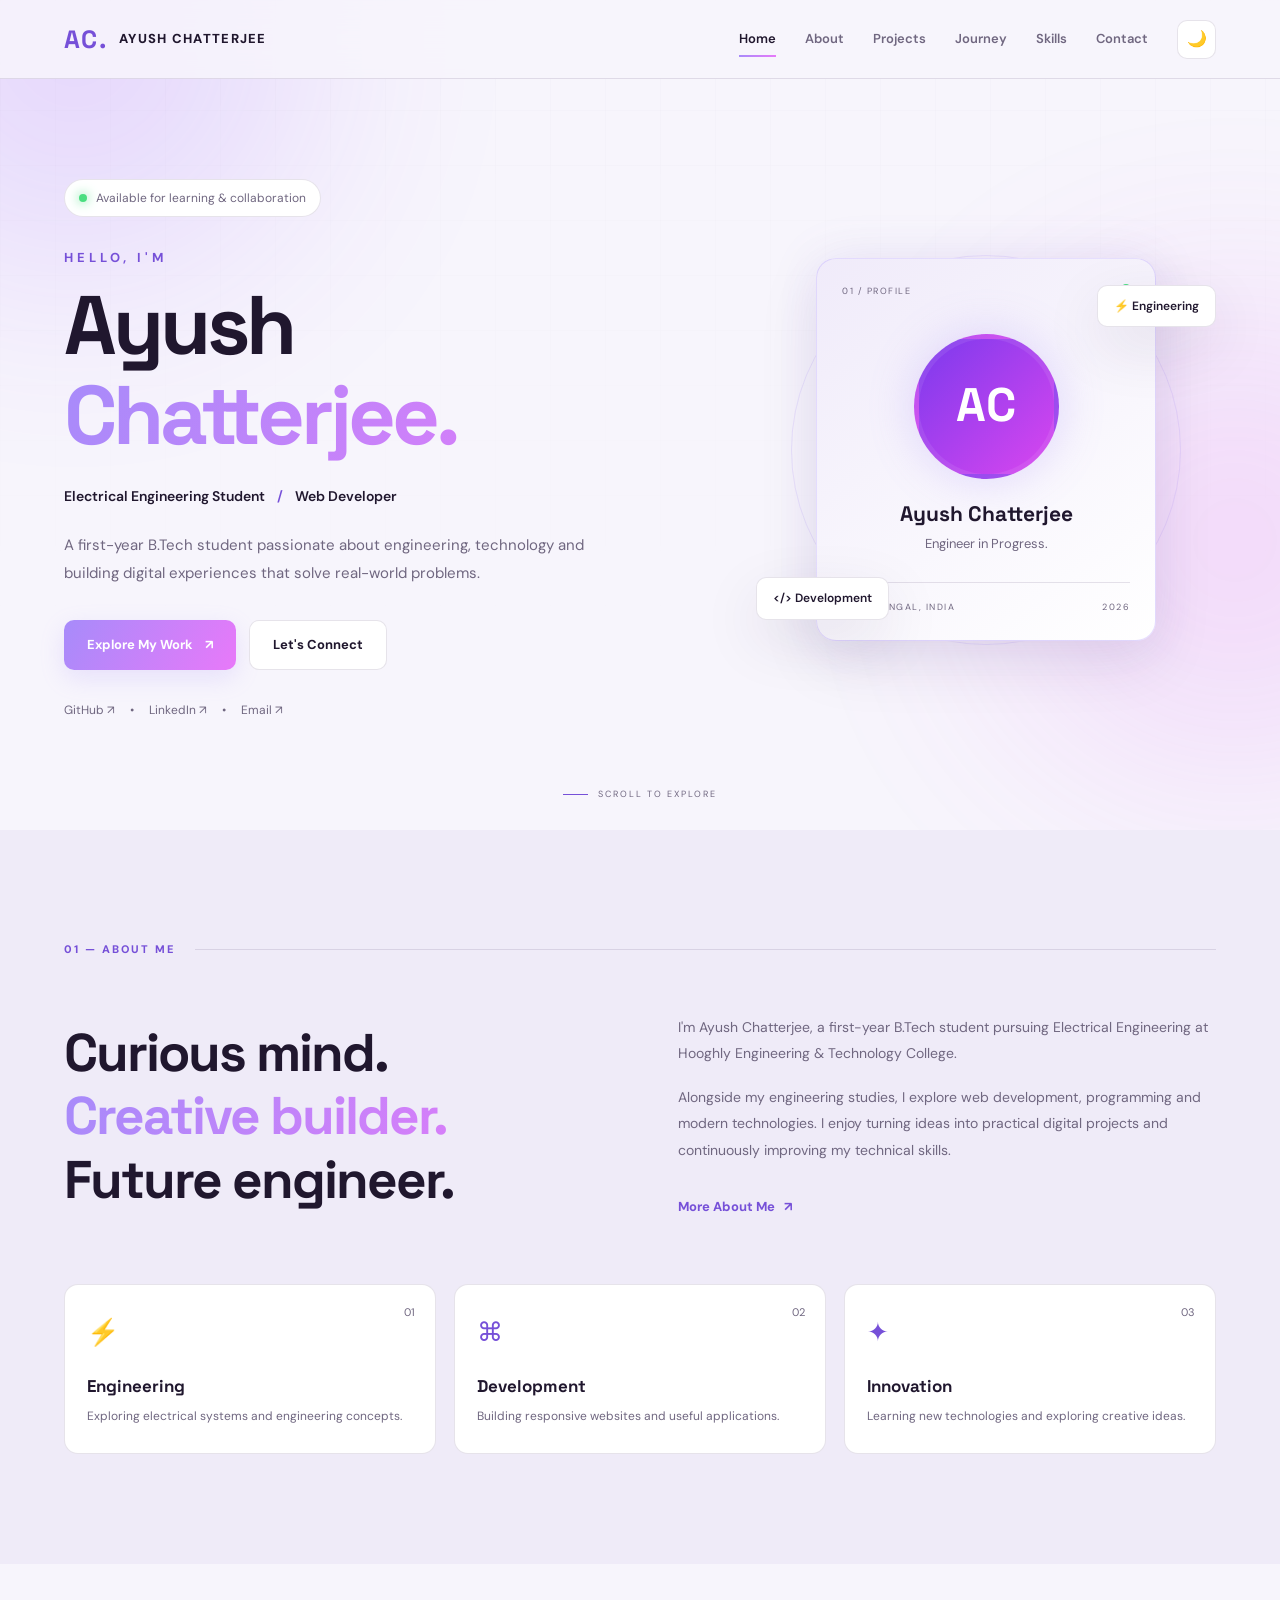
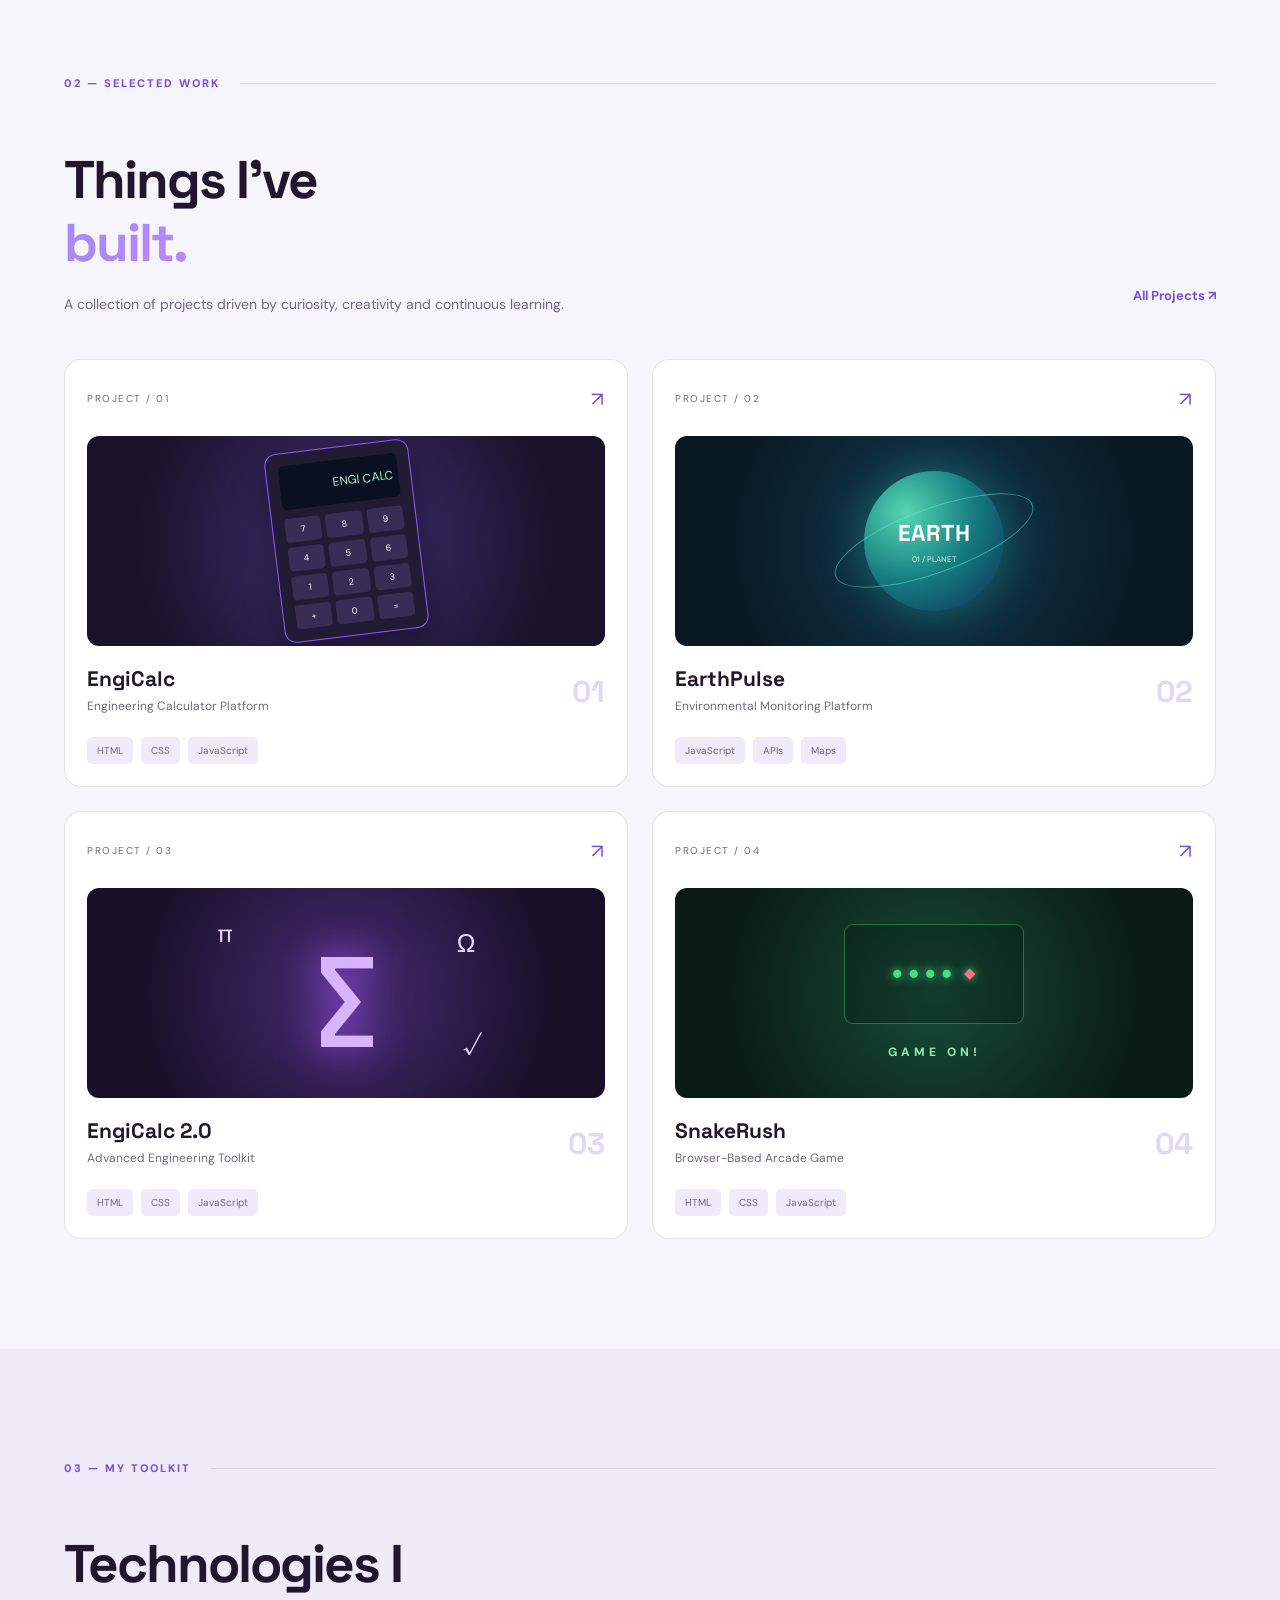
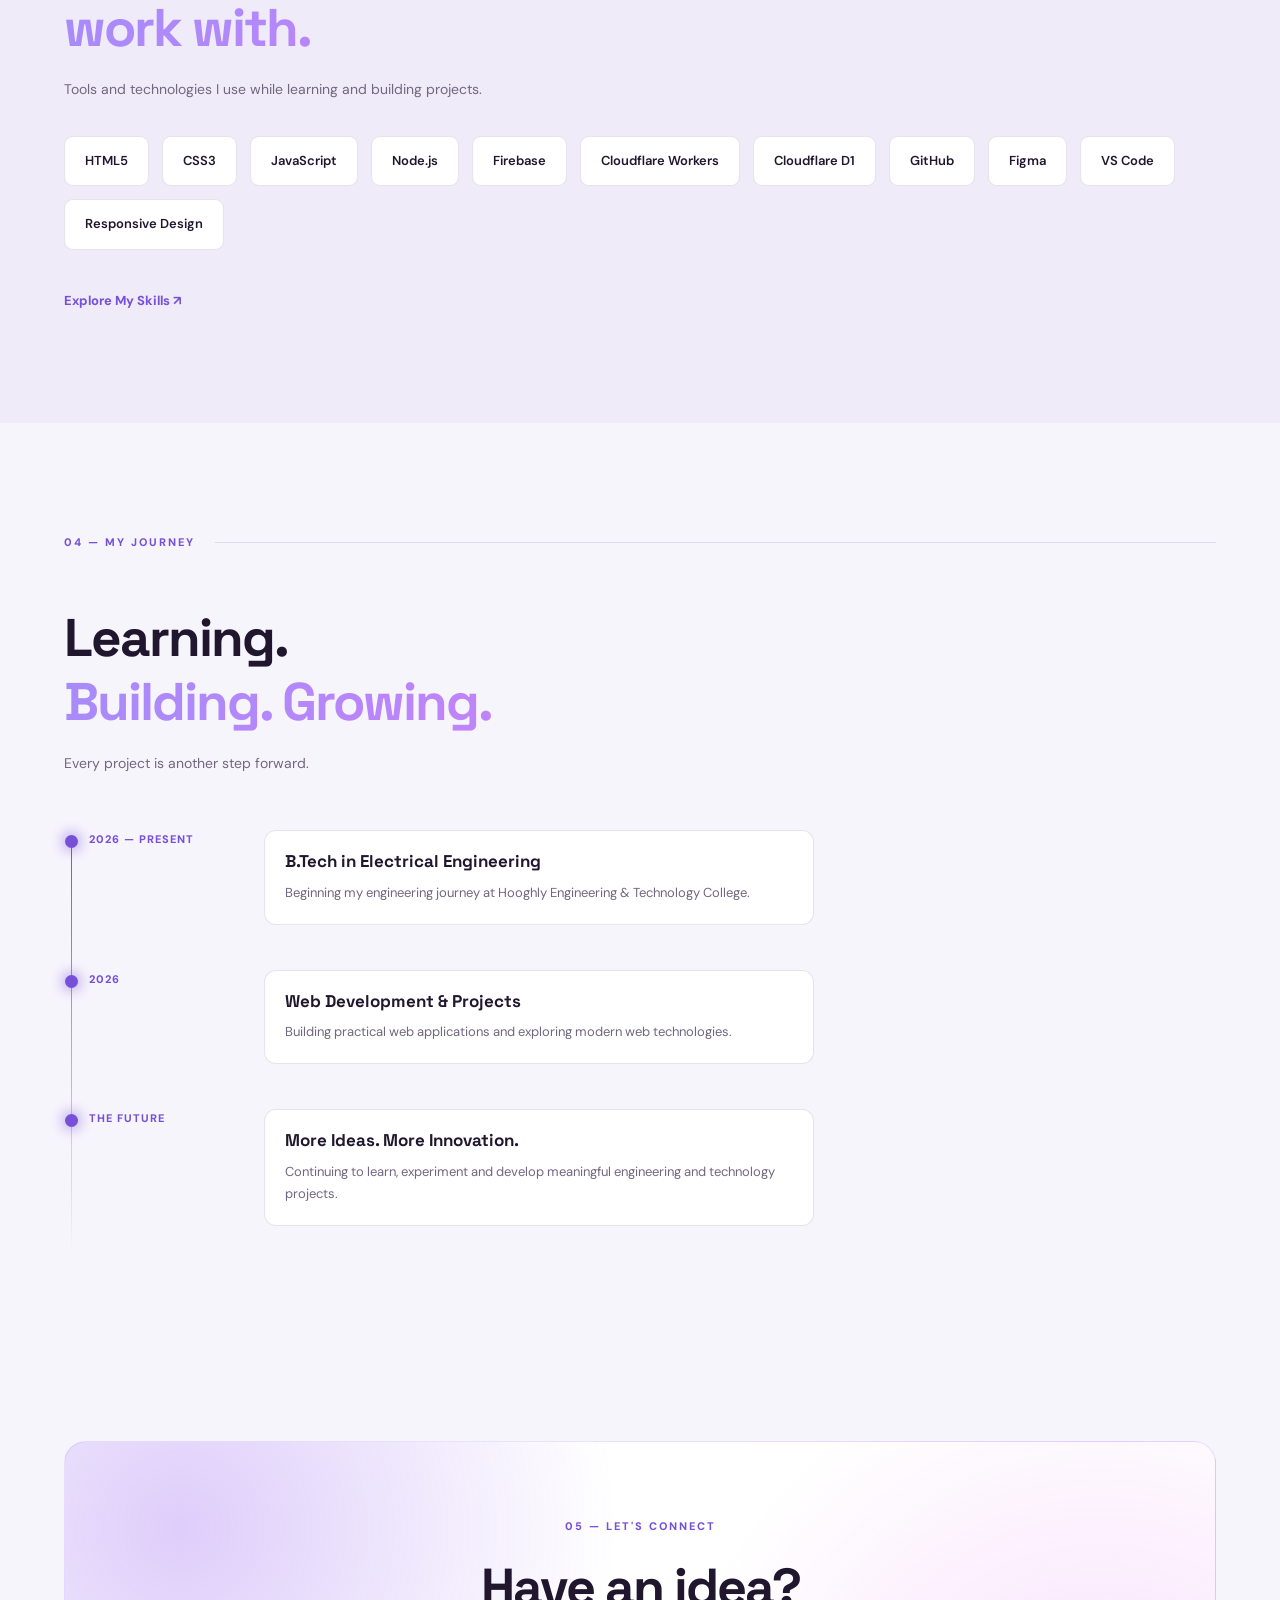
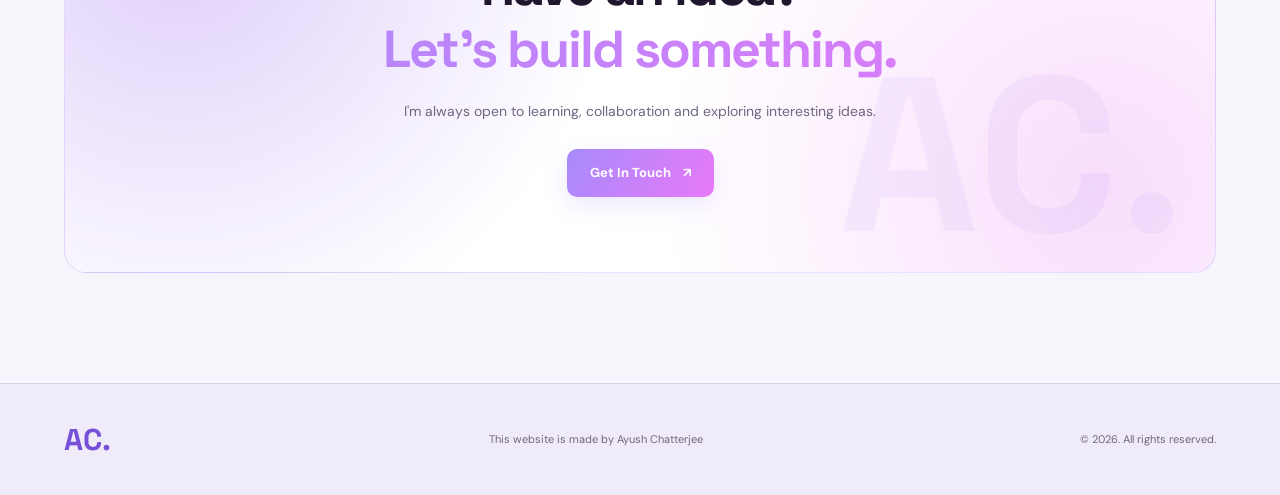
<file: index.html>
<!DOCTYPE html>
<html lang="en">
<head>
    <meta charset="UTF-8">
    <meta name="viewport" content="width=device-width, initial-scale=1.0">

    <meta name="description" content="Ayush Chatterjee - Electrical Engineering Student, Developer and Technology Enthusiast. Explore my projects, skills and journey.">
    <meta name="author" content="Ayush Chatterjee">
    <meta name="theme-color" content="#090711">

    <title>Ayush Chatterjee | Developer Portfolio</title>

    <link rel="preconnect" href="https://fonts.googleapis.com">
    <link rel="preconnect" href="https://fonts.gstatic.com" crossorigin>
    <link href="https://fonts.googleapis.com/css2?family=DM+Sans:wght@400;500;600;700;800&family=Space+Grotesk:wght@400;500;600;700&display=swap" rel="stylesheet">

    <link rel="stylesheet" href="style.css">
</head>

<body>

<a href="#main-content" class="skip-link">Skip to content</a>

<!-- BACKGROUND EFFECTS -->
<div class="background-effects" aria-hidden="true">
    <div class="glow glow-one"></div>
    <div class="glow glow-two"></div>
    <div class="grid-overlay"></div>
</div>

<!-- HEADER -->
<header class="site-header">
    <div class="container nav-container">

        <a href="index.html" class="brand">
            <span class="brand-mark">AC.</span>
            <span>AYUSH CHATTERJEE</span>
        </a>

        <button class="menu-toggle"
                id="menuToggle"
                aria-label="Open navigation menu"
                aria-expanded="false"
                aria-controls="primary-navigation">
            ☰
        </button>

        <nav class="primary-nav" id="primary-navigation">
            <a href="#home" class="active">Home</a>
            <a href="#about">About</a>
            <a href="#projects">Projects</a>
            <a href="#journey">Journey</a>
            <a href="skills.html">Skills</a>
            <a href="contact.html">Contact</a>

            <button class="theme-toggle"
                    id="themeToggle"
                    type="button"
                    aria-label="Switch to light mode">
                ☀️
            </button>
        </nav>

    </div>
</header>


<main id="main-content">

<!-- HERO SECTION -->
<section class="hero section" id="home">

    <div class="container hero-container">

        <div class="hero-content">

            <div class="availability">
                <span class="availability-dot"></span>
                Available for learning & collaboration
            </div>

            <p class="hero-greeting">HELLO, I'M</p>

            <h1>
                Ayush
                <span>Chatterjee.</span>
            </h1>

            <div class="hero-role">
                <span>Electrical Engineering Student</span>
                <span class="role-divider">/</span>
                <span>Web Developer</span>
            </div>

            <p class="hero-description">
                A first-year B.Tech student passionate about engineering,
                technology and building digital experiences that solve
                real-world problems.
            </p>

            <div class="hero-actions">

                <a href="#projects" class="btn btn-primary">
                    Explore My Work
                    <span>↗</span>
                </a>

                <a href="contact.html" class="btn btn-outline">
                    Let's Connect
                </a>

            </div>

            <div class="social-links">

                <a href="https://github.com/ayushchatterjeesource"
                   target="_blank"
                   rel="noopener noreferrer">
                    GitHub ↗
                </a>

                <span>•</span>

                <a href="https://www.linkedin.com/"
                   target="_blank"
                   rel="noopener noreferrer">
                    LinkedIn ↗
                </a>

                <span>•</span>

                <a href="mailto:">
                    Email ↗
                </a>

            </div>

        </div>


        <!-- PROFILE VISUAL -->
        <div class="hero-visual">

            <div class="orbit orbit-one"></div>
            <div class="orbit orbit-two"></div>

            <div class="profile-card">

                <div class="profile-card-top">
                    <span>01 / PROFILE</span>
                    <span class="profile-indicator"></span>
                </div>

                <div class="profile-avatar">
                    <span>AC</span>
                </div>

                <h2>Ayush Chatterjee</h2>

                <p>Engineer in Progress.</p>

                <div class="profile-card-footer">
                    <span>WEST BENGAL, INDIA</span>
                    <span>2026</span>
                </div>

            </div>

            <div class="floating-tag tag-one">
                ⚡ Engineering
            </div>

            <div class="floating-tag tag-two">
                &lt;/&gt; Development
            </div>

        </div>

    </div>

    <div class="scroll-indicator">
        <span></span>
        SCROLL TO EXPLORE
    </div>

</section>


<!-- ABOUT SECTION -->
<section class="section about-section" id="about">

    <div class="container">

        <div class="section-top">
            <p class="section-label">01 — ABOUT ME</p>
            <span class="section-line"></span>
        </div>

        <div class="about-grid">

            <div class="about-heading">
                <h2>
                    Curious mind.
                    <span>Creative builder.</span>
                    Future engineer.
                </h2>
            </div>

            <div class="about-content">

                <p>
                    I'm Ayush Chatterjee, a first-year B.Tech student
                    pursuing Electrical Engineering at Hooghly Engineering
                    & Technology College.
                </p>

                <p>
                    Alongside my engineering studies, I explore web
                    development, programming and modern technologies.
                    I enjoy turning ideas into practical digital projects
                    and continuously improving my technical skills.
                </p>

                <a href="about.html" class="text-link">
                    More About Me <span>↗</span>
                </a>

            </div>

        </div>


        <div class="interest-grid">

            <article class="interest-card">
                <span class="interest-number">01</span>
                <div class="interest-icon">⚡</div>
                <h3>Engineering</h3>
                <p>Exploring electrical systems and engineering concepts.</p>
            </article>

            <article class="interest-card">
                <span class="interest-number">02</span>
                <div class="interest-icon">⌘</div>
                <h3>Development</h3>
                <p>Building responsive websites and useful applications.</p>
            </article>

            <article class="interest-card">
                <span class="interest-number">03</span>
                <div class="interest-icon">✦</div>
                <h3>Innovation</h3>
                <p>Learning new technologies and exploring creative ideas.</p>
            </article>

        </div>

    </div>

</section>


<!-- PROJECTS SECTION -->
<section class="section projects-section" id="projects">

    <div class="container">

        <div class="section-top">
            <p class="section-label">02 — SELECTED WORK</p>
            <span class="section-line"></span>
        </div>

        <div class="section-heading-row">

            <div>
                <h2 class="section-title">
                    Things I've
                    <span>built.</span>
                </h2>

                <p class="section-description">
                    A collection of projects driven by curiosity,
                    creativity and continuous learning.
                </p>
            </div>

            <a href="projects.html" class="text-link">
                All Projects ↗
            </a>

        </div>


        <div class="project-showcase">

            <!-- PROJECT 01 -->
            <a class="project-door project-one"
               href="https://ayushchatterjeesource.github.io/EngiCalc/"
               target="_blank"
               rel="noopener noreferrer">

                <div class="door-top">
                    <span>PROJECT / 01</span>
                    <span class="door-arrow">↗</span>
                </div>

                <div class="door-art art-calculator">
                    <div class="calculator-visual">
                        <div class="calc-display">ENGI CALC</div>
                        <div class="calc-buttons">
                            <span>7</span><span>8</span><span>9</span>
                            <span>4</span><span>5</span><span>6</span>
                            <span>1</span><span>2</span><span>3</span>
                            <span>+</span><span>0</span><span>=</span>
                        </div>
                    </div>
                </div>

                <div class="door-info">
                    <div>
                        <h3>EngiCalc</h3>
                        <p>Engineering Calculator Platform</p>
                    </div>
                    <span class="door-number">01</span>
                </div>

                <div class="door-tags">
                    <span>HTML</span>
                    <span>CSS</span>
                    <span>JavaScript</span>
                </div>

            </a>


            <!-- PROJECT 02 -->
            <a class="project-door project-two"
               href="https://ayushchatterjeesource.github.io/EarthPulse/"
               target="_blank"
               rel="noopener noreferrer">

                <div class="door-top">
                    <span>PROJECT / 02</span>
                    <span class="door-arrow">↗</span>
                </div>

                <div class="door-art art-earth">
                    <div class="earth-circle">
                        <span>EARTH</span>
                        <small>01 / PLANET</small>
                    </div>
                    <div class="earth-orbit"></div>
                </div>

                <div class="door-info">
                    <div>
                        <h3>EarthPulse</h3>
                        <p>Environmental Monitoring Platform</p>
                    </div>
                    <span class="door-number">02</span>
                </div>

                <div class="door-tags">
                    <span>JavaScript</span>
                    <span>APIs</span>
                    <span>Maps</span>
                </div>

            </a>


            <!-- PROJECT 03 -->
            <a class="project-door project-three"
               href="https://ayushchatterjeesource.github.io/EngiCalc-2.0/"
               target="_blank"
               rel="noopener noreferrer">

                <div class="door-top">
                    <span>PROJECT / 03</span>
                    <span class="door-arrow">↗</span>
                </div>

                <div class="door-art art-engicalc">
                    <div class="engicalc-symbol">∑</div>
                    <div class="math-symbol symbol-a">π</div>
                    <div class="math-symbol symbol-b">√</div>
                    <div class="math-symbol symbol-c">Ω</div>
                </div>

                <div class="door-info">
                    <div>
                        <h3>EngiCalc 2.0</h3>
                        <p>Advanced Engineering Toolkit</p>
                    </div>
                    <span class="door-number">03</span>
                </div>

                <div class="door-tags">
                    <span>HTML</span>
                    <span>CSS</span>
                    <span>JavaScript</span>
                </div>

            </a>


            <!-- PROJECT 04 -->
            <a class="project-door project-four"
               href="https://ayushchatterjeesource.github.io/SnakeRush/"
               target="_blank"
               rel="noopener noreferrer">

                <div class="door-top">
                    <span>PROJECT / 04</span>
                    <span class="door-arrow">↗</span>
                </div>

                <div class="door-art art-snake">
                    <div class="snake-board">
                        <span>●</span>
                        <span>●</span>
                        <span>●</span>
                        <span>●</span>
                        <span class="snake-food">◆</span>
                    </div>
                    <p>GAME ON!</p>
                </div>

                <div class="door-info">
                    <div>
                        <h3>SnakeRush</h3>
                        <p>Browser-Based Arcade Game</p>
                    </div>
                    <span class="door-number">04</span>
                </div>

                <div class="door-tags">
                    <span>HTML</span>
                    <span>CSS</span>
                    <span>JavaScript</span>
                </div>

            </a>

        </div>

    </div>

</section>


<!-- SKILLS SECTION -->
<section class="section skills-section" id="skills">

    <div class="container">

        <div class="section-top">
            <p class="section-label">03 — MY TOOLKIT</p>
            <span class="section-line"></span>
        </div>

        <h2 class="section-title">
            Technologies I
            <span>work with.</span>
        </h2>

        <p class="section-description">
            Tools and technologies I use while learning and building projects.
        </p>

        <div class="technology-cloud">

            <span>HTML5</span>
            <span>CSS3</span>
            <span>JavaScript</span>
            <span>Node.js</span>
            <span>Firebase</span>
            <span>Cloudflare Workers</span>
            <span>Cloudflare D1</span>
            <span>GitHub</span>
            <span>Figma</span>
            <span>VS Code</span>
            <span>Responsive Design</span>

        </div>

        <a href="skills.html" class="text-link">
            Explore My Skills ↗
        </a>

    </div>

</section>


<!-- JOURNEY / TIMELINE -->
<section class="section journey-section" id="journey">

    <div class="container">

        <div class="section-top">
            <p class="section-label">04 — MY JOURNEY</p>
            <span class="section-line"></span>
        </div>

        <h2 class="section-title">
            Learning.
            <span>Building. Growing.</span>
        </h2>

        <p class="section-description">
            Every project is another step forward.
        </p>


        <div class="timeline">

            <article class="timeline-item">
                <div class="timeline-dot"></div>
                <div class="timeline-year">2026 — PRESENT</div>
                <div class="timeline-content">
                    <h3>B.Tech in Electrical Engineering</h3>
                    <p>
                        Beginning my engineering journey at Hooghly
                        Engineering & Technology College.
                    </p>
                </div>
            </article>

            <article class="timeline-item">
                <div class="timeline-dot"></div>
                <div class="timeline-year">2026</div>
                <div class="timeline-content">
                    <h3>Web Development & Projects</h3>
                    <p>
                        Building practical web applications and exploring
                        modern web technologies.
                    </p>
                </div>
            </article>

            <article class="timeline-item">
                <div class="timeline-dot"></div>
                <div class="timeline-year">THE FUTURE</div>
                <div class="timeline-content">
                    <h3>More Ideas. More Innovation.</h3>
                    <p>
                        Continuing to learn, experiment and develop
                        meaningful engineering and technology projects.
                    </p>
                </div>
            </article>

        </div>

    </div>

</section>


<!-- CONTACT CTA -->
<section class="section contact-section">

    <div class="container">

        <div class="contact-banner">

            <p class="section-label">05 — LET'S CONNECT</p>

            <h2>
                Have an idea?
                <span>Let's build something.</span>
            </h2>

            <p>
                I'm always open to learning, collaboration and exploring
                interesting ideas.
            </p>

            <a href="contact.html" class="btn btn-primary">
                Get In Touch <span>↗</span>
            </a>

            <div class="contact-decoration">AC.</div>

        </div>

    </div>

</section>

</main>


<!-- FOOTER -->
<footer class="site-footer">

    <div class="container footer-content">

        <a href="#home" class="footer-brand">AC.</a>

        <p>This website is made by Ayush Chatterjee</p>

        <p>© 2026. All rights reserved.</p>

    </div>

</footer>


<script src="script.js"></script>

</body>
</html>
</file>
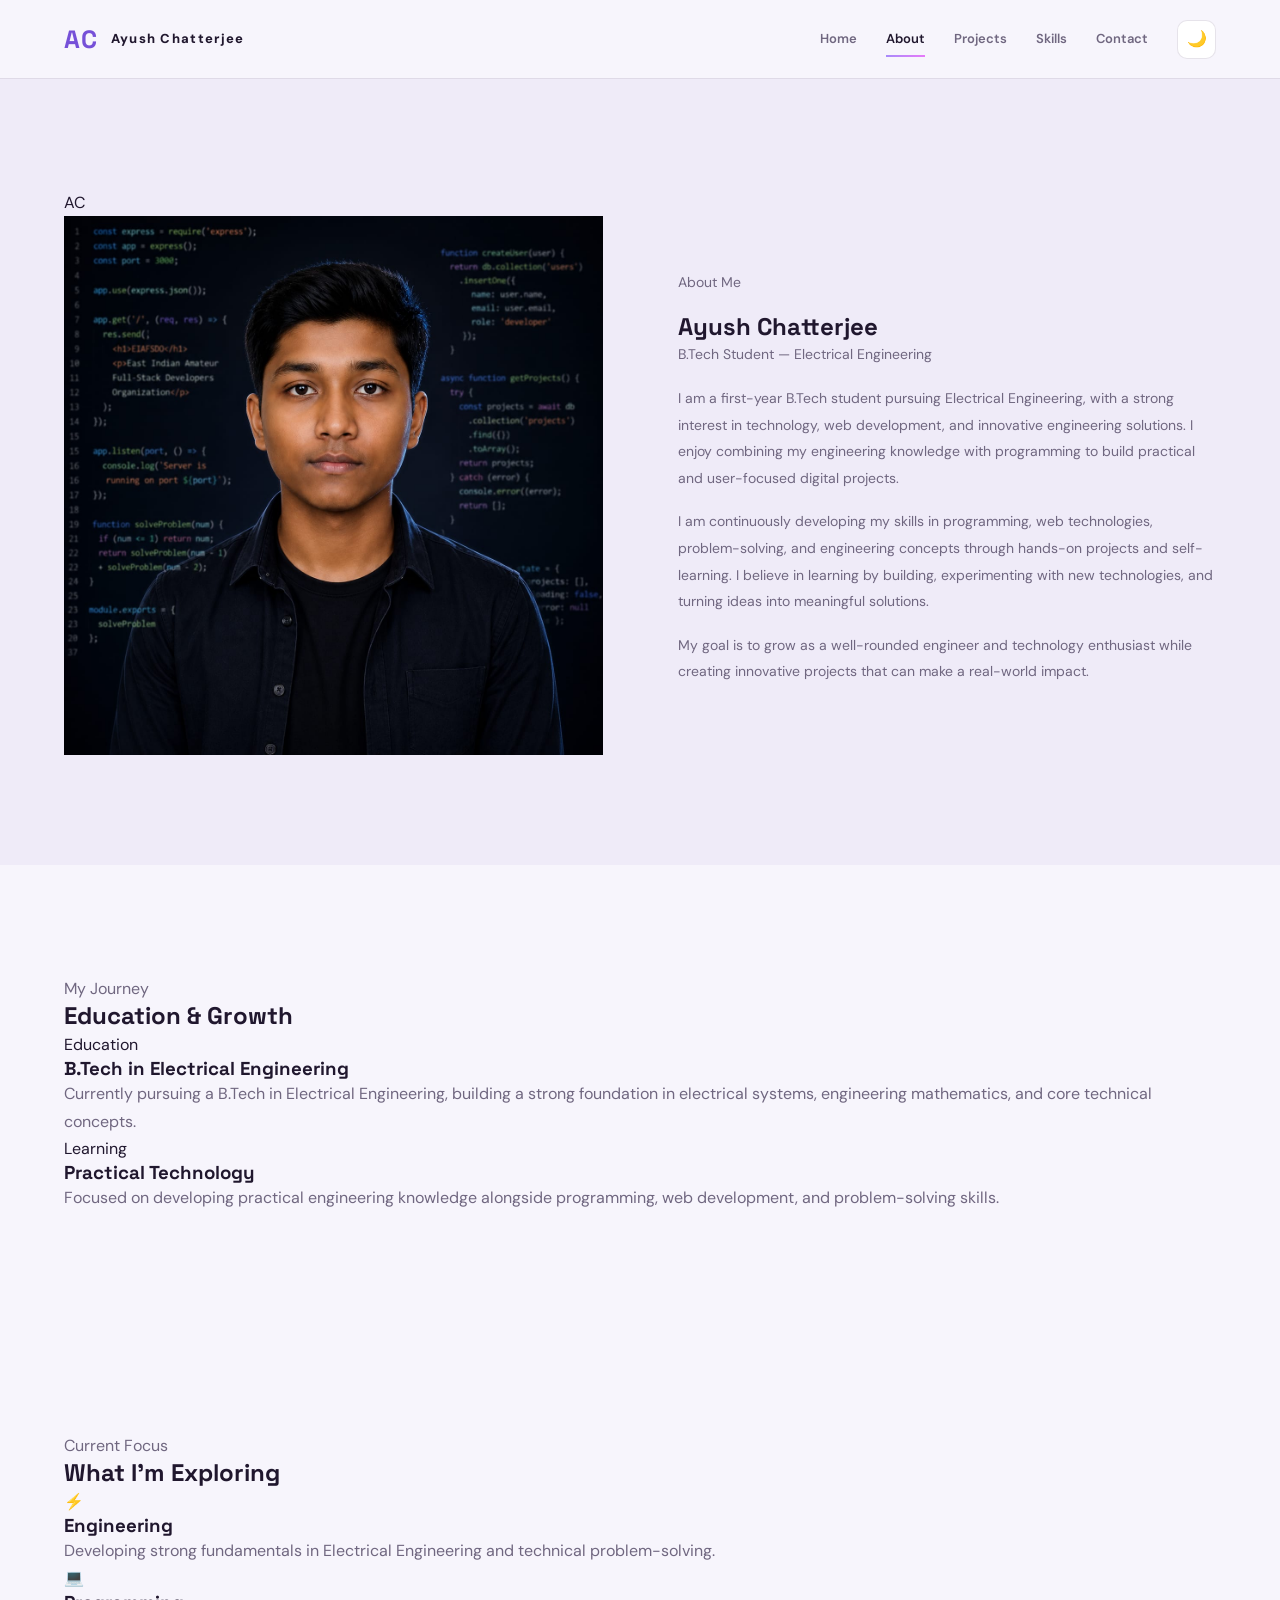
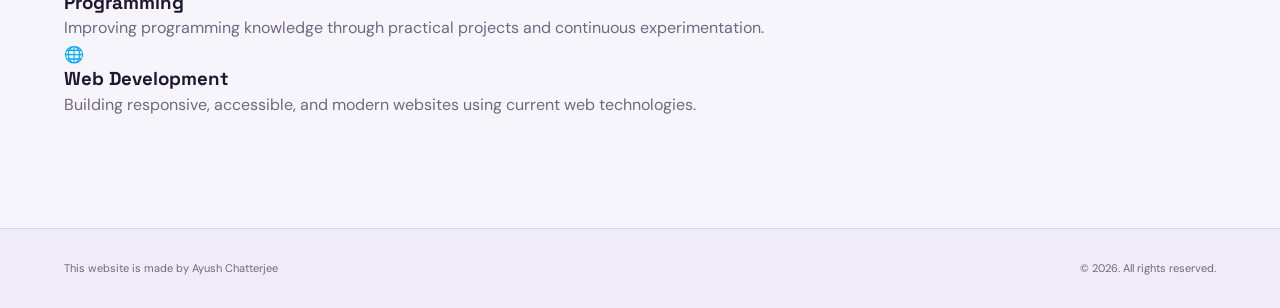
<file: about.html>
<!DOCTYPE html>
<html lang="en">

<head>

    <meta charset="UTF-8">

    <meta name="viewport"
          content="width=device-width, initial-scale=1.0">

    <meta name="description"
          content="Learn more about Ayush Chatterjee, his education, interests, and journey in engineering, programming, and web development.">

    <meta name="author"
          content="Ayush Chatterjee">

    <meta name="theme-color"
          content="#2563eb">

    <title>About | Ayush Chatterjee</title>

    <link rel="stylesheet"
          href="style.css">

</head>


<body>

<a class="skip-link"
   href="#main-content">
    Skip to main content
</a>


<header class="site-header">

    <div class="container nav-container">

        <a href="index.html"
           class="brand"
           aria-label="Ayush Chatterjee Home">

            <span class="brand-mark">
                AC
            </span>

            <span class="brand-name">
                Ayush Chatterjee
            </span>

        </a>


        <button
            class="menu-toggle"
            id="menuToggle"
            aria-label="Open navigation menu"
            aria-expanded="false"
            aria-controls="primary-navigation">

            ☰

        </button>


        <nav
            class="primary-nav"
            id="primary-navigation"
            aria-label="Primary navigation">

            <a href="index.html">
                Home
            </a>

            <a href="about.html"
               class="active">
                About
            </a>

            <a href="projects.html">
                Projects
            </a>

            <a href="skills.html">
                Skills
            </a>

            <a href="contact.html">
                Contact
            </a>


            <button
                class="theme-toggle"
                id="themeToggle"
                type="button"
                aria-label="Switch to dark mode">

                🌙

            </button>

        </nav>

    </div>

</header>


<main id="main-content">

    <section class="section about-section">

        <div class="container">

            <!-- Logo is inside About page -->
            <div class="about-brand">
                AC
            </div>


            <div class="about-grid">

                <div class="about-image-wrapper">

                    <img
                        src="ayush.png"
                        alt="Portrait of Ayush Chatterjee"
                        class="profile-image">

                </div>


                <div class="about-content">

                    <p class="eyebrow">
                        About Me
                    </p>

                    <h1>
                        Ayush Chatterjee
                    </h1>

                    <p class="about-role">
                        B.Tech Student — Electrical Engineering
                    </p>


                    <p>
                        I am a first-year B.Tech student pursuing
                        Electrical Engineering, with a strong interest
                        in technology, web development, and innovative
                        engineering solutions. I enjoy combining my
                        engineering knowledge with programming to build
                        practical and user-focused digital projects.
                    </p>


                    <p>
                        I am continuously developing my skills in
                        programming, web technologies, problem-solving,
                        and engineering concepts through hands-on
                        projects and self-learning. I believe in learning
                        by building, experimenting with new technologies,
                        and turning ideas into meaningful solutions.
                    </p>


                    <p>
                        My goal is to grow as a well-rounded engineer
                        and technology enthusiast while creating
                        innovative projects that can make a real-world
                        impact.
                    </p>

                </div>

            </div>

        </div>

    </section>


    <!-- JOURNEY -->

    <section class="section">

        <div class="container">

            <div class="section-heading">

                <p class="eyebrow">
                    My Journey
                </p>

                <h2>
                    Education & Growth
                </h2>

            </div>


            <div class="education-grid">

                <article class="education-card">

                    <span class="card-label">
                        Education
                    </span>

                    <h3>
                        B.Tech in Electrical Engineering
                    </h3>

                    <p>
                        Currently pursuing a B.Tech in Electrical
                        Engineering, building a strong foundation in
                        electrical systems, engineering mathematics,
                        and core technical concepts.
                    </p>

                </article>


                <article class="education-card">

                    <span class="card-label">
                        Learning
                    </span>

                    <h3>
                        Practical Technology
                    </h3>

                    <p>
                        Focused on developing practical engineering
                        knowledge alongside programming, web development,
                        and problem-solving skills.
                    </p>

                </article>

            </div>

        </div>

    </section>


    <!-- FOCUS -->

    <section class="section">

        <div class="container">

            <div class="section-heading">

                <p class="eyebrow">
                    Current Focus
                </p>

                <h2>
                    What I'm Exploring
                </h2>

            </div>


            <div class="focus-grid">

                <article class="focus-card">

                    <div class="focus-icon">
                        ⚡
                    </div>

                    <h3>
                        Engineering
                    </h3>

                    <p>
                        Developing strong fundamentals in Electrical
                        Engineering and technical problem-solving.
                    </p>

                </article>


                <article class="focus-card">

                    <div class="focus-icon">
                        💻
                    </div>

                    <h3>
                        Programming
                    </h3>

                    <p>
                        Improving programming knowledge through practical
                        projects and continuous experimentation.
                    </p>

                </article>


                <article class="focus-card">

                    <div class="focus-icon">
                        🌐
                    </div>

                    <h3>
                        Web Development
                    </h3>

                    <p>
                        Building responsive, accessible, and modern
                        websites using current web technologies.
                    </p>

                </article>

            </div>

        </div>

    </section>

</main>


<footer class="site-footer">

    <div class="container footer-content">

        <p>
            This website is made by Ayush Chatterjee
        </p>

        <p>
            © 2026. All rights reserved.
        </p>

    </div>

</footer>


<script src="script.js"></script>

</body>
</html>
</file>
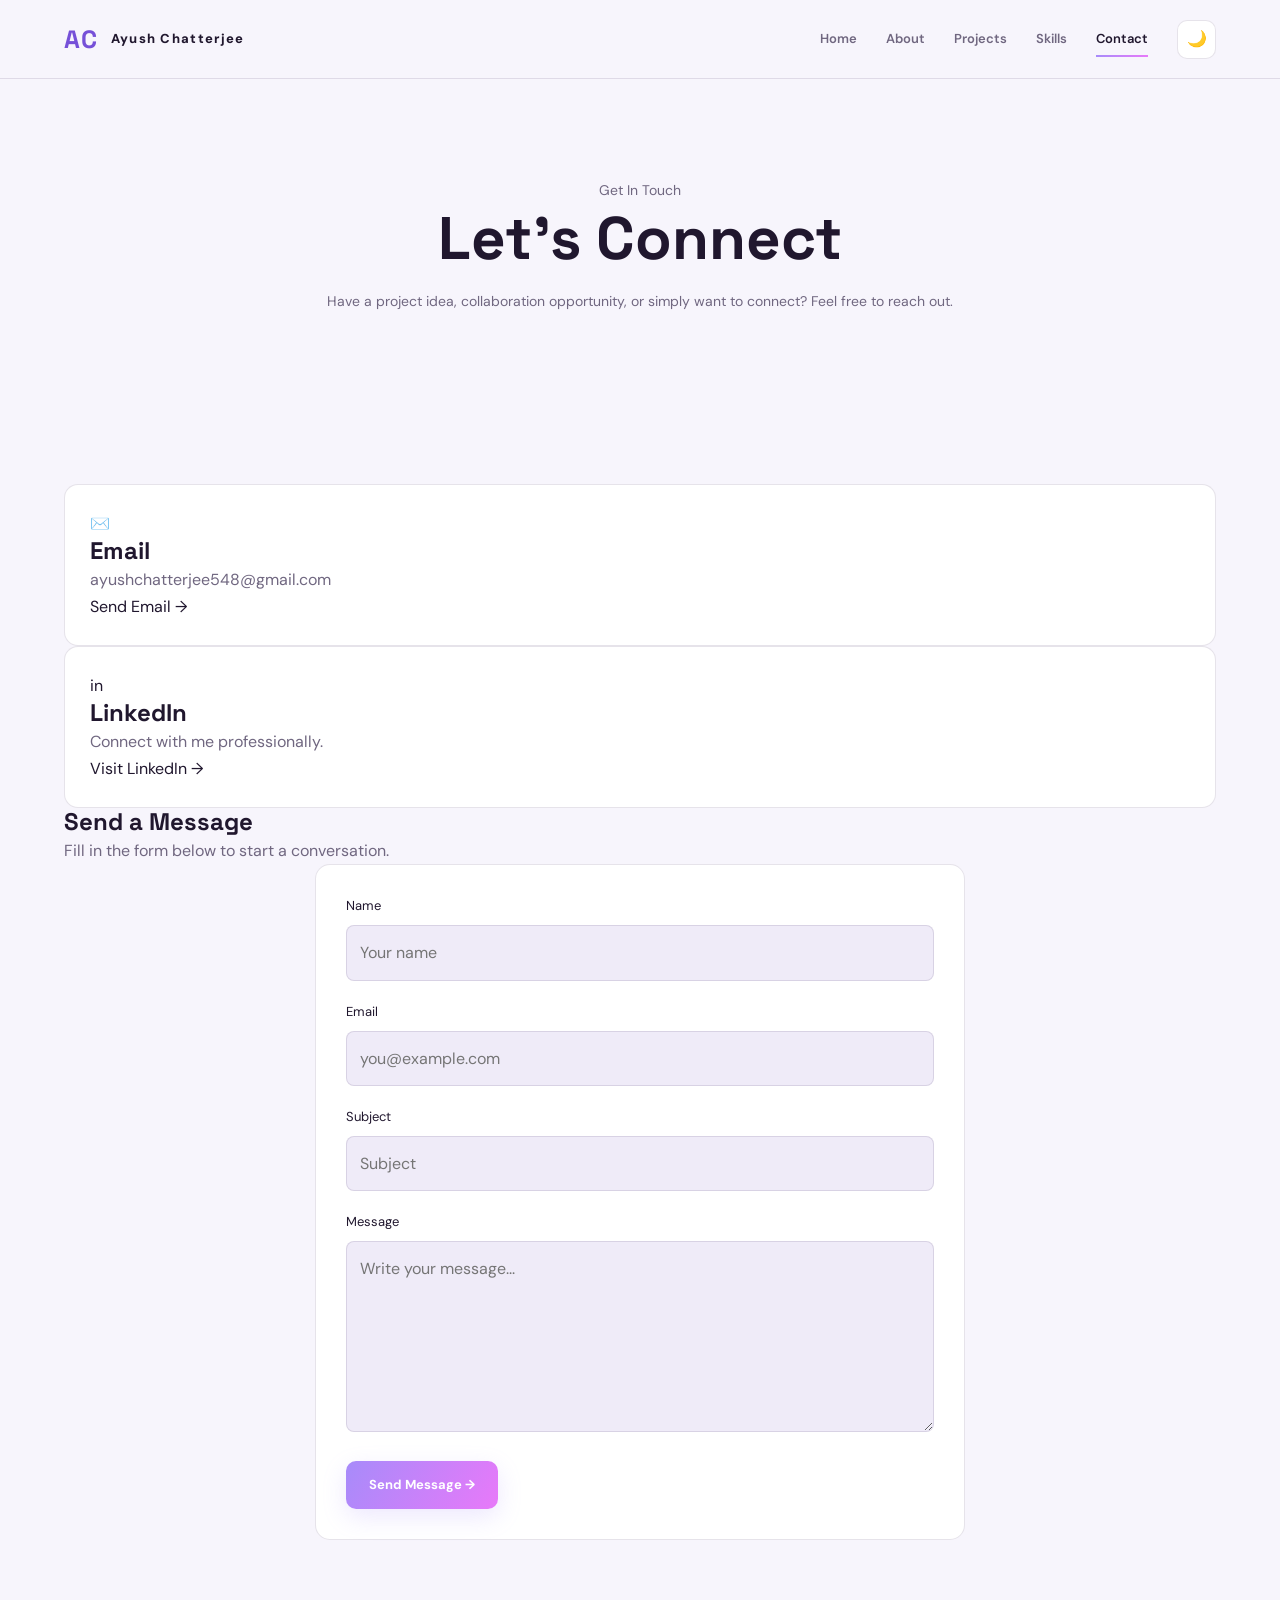
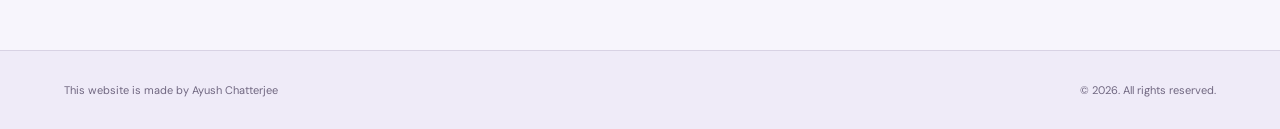
<file: contact.html>
<!DOCTYPE html>
<html lang="en">

<head>

    <meta charset="UTF-8">

    <meta name="viewport"
          content="width=device-width, initial-scale=1.0">

    <meta name="description"
          content="Contact Ayush Chatterjee for collaboration, project discussions, and technology-related conversations.">

    <meta name="author"
          content="Ayush Chatterjee">

    <title>Contact | Ayush Chatterjee</title>

    <link rel="stylesheet"
          href="style.css">

</head>


<body>

<a class="skip-link"
   href="#main-content">
    Skip to main content
</a>


<header class="site-header">

    <div class="container nav-container">

        <a href="index.html"
           class="brand"
           aria-label="Ayush Chatterjee Home">

            <span class="brand-mark">
                AC
            </span>

            <span class="brand-name">
                Ayush Chatterjee
            </span>

        </a>


        <button
            class="menu-toggle"
            id="menuToggle"
            aria-label="Open navigation menu"
            aria-expanded="false"
            aria-controls="primary-navigation">

            ☰

        </button>


        <nav
            class="primary-nav"
            id="primary-navigation"
            aria-label="Primary navigation">

            <a href="index.html">
                Home
            </a>

            <a href="about.html">
                About
            </a>

            <a href="projects.html">
                Projects
            </a>

            <a href="skills.html">
                Skills
            </a>

            <a href="contact.html"
               class="active">
                Contact
            </a>

            <button
                class="theme-toggle"
                id="themeToggle"
                type="button"
                aria-label="Switch to dark mode">

                🌙

            </button>

        </nav>

    </div>

</header>


<main id="main-content">

    <section class="section page-header">

        <div class="container">

            <p class="eyebrow">
                Get In Touch
            </p>

            <h1>
                Let's Connect
            </h1>

            <p>
                Have a project idea, collaboration opportunity,
                or simply want to connect? Feel free to reach out.
            </p>

        </div>

    </section>


    <section class="section">

        <div class="container contact-grid">


            <!-- CONTACT INFORMATION -->

            <div class="contact-info">

                <article class="contact-card">

                    <div class="contact-icon">
                        ✉️
                    </div>

                    <div>

                        <h2>
                            Email
                        </h2>

                        <p>
                            ayushchatterjee548@gmail.com
                        </p>

                        <a
                            href="mailto:ayushchatterjee548@gmail.com">

                            Send Email →

                        </a>

                    </div>

                </article>


                <article class="contact-card">

                    <div class="contact-icon">
                        in
                    </div>

                    <div>

                        <h2>
                            LinkedIn
                        </h2>

                        <p>
                            Connect with me professionally.
                        </p>

                        <a
                            href="https://www.linkedin.com/in/ayush-chatterjee-784559308"
                            target="_blank"
                            rel="noopener noreferrer">

                            Visit LinkedIn →

                        </a>

                    </div>

                </article>

            </div>


            <!-- CONTACT FORM -->

            <div class="contact-form-wrapper">

                <h2>
                    Send a Message
                </h2>

                <p>
                    Fill in the form below to start a conversation.
                </p>


                <form
                    class="contact-form"
                    action="mailto:ayushchatterjee548@gmail.com"
                    method="post"
                    enctype="text/plain">


                    <div class="form-group">

                        <label for="name">
                            Name
                        </label>

                        <input
                            type="text"
                            id="name"
                            name="Name"
                            placeholder="Your name"
                            autocomplete="name"
                            required>

                    </div>


                    <div class="form-group">

                        <label for="email">
                            Email
                        </label>

                        <input
                            type="email"
                            id="email"
                            name="Email"
                            placeholder="you@example.com"
                            autocomplete="email"
                            required>

                    </div>


                    <div class="form-group">

                        <label for="subject">
                            Subject
                        </label>

                        <input
                            type="text"
                            id="subject"
                            name="Subject"
                            placeholder="Subject"
                            required>

                    </div>


                    <div class="form-group">

                        <label for="message">
                            Message
                        </label>

                        <textarea
                            id="message"
                            name="Message"
                            rows="6"
                            placeholder="Write your message..."
                            required></textarea>

                    </div>


                    <button
                        type="submit"
                        class="btn btn-primary form-submit">

                        Send Message →

                    </button>

                </form>

            </div>

        </div>

    </section>

</main>


<footer class="site-footer">

    <div class="container footer-content">

        <p>
            This website is made by Ayush Chatterjee
        </p>

        <p>
            © 2026. All rights reserved.
        </p>

    </div>

</footer>


<script src="script.js"></script>

</body>
</html
</file>
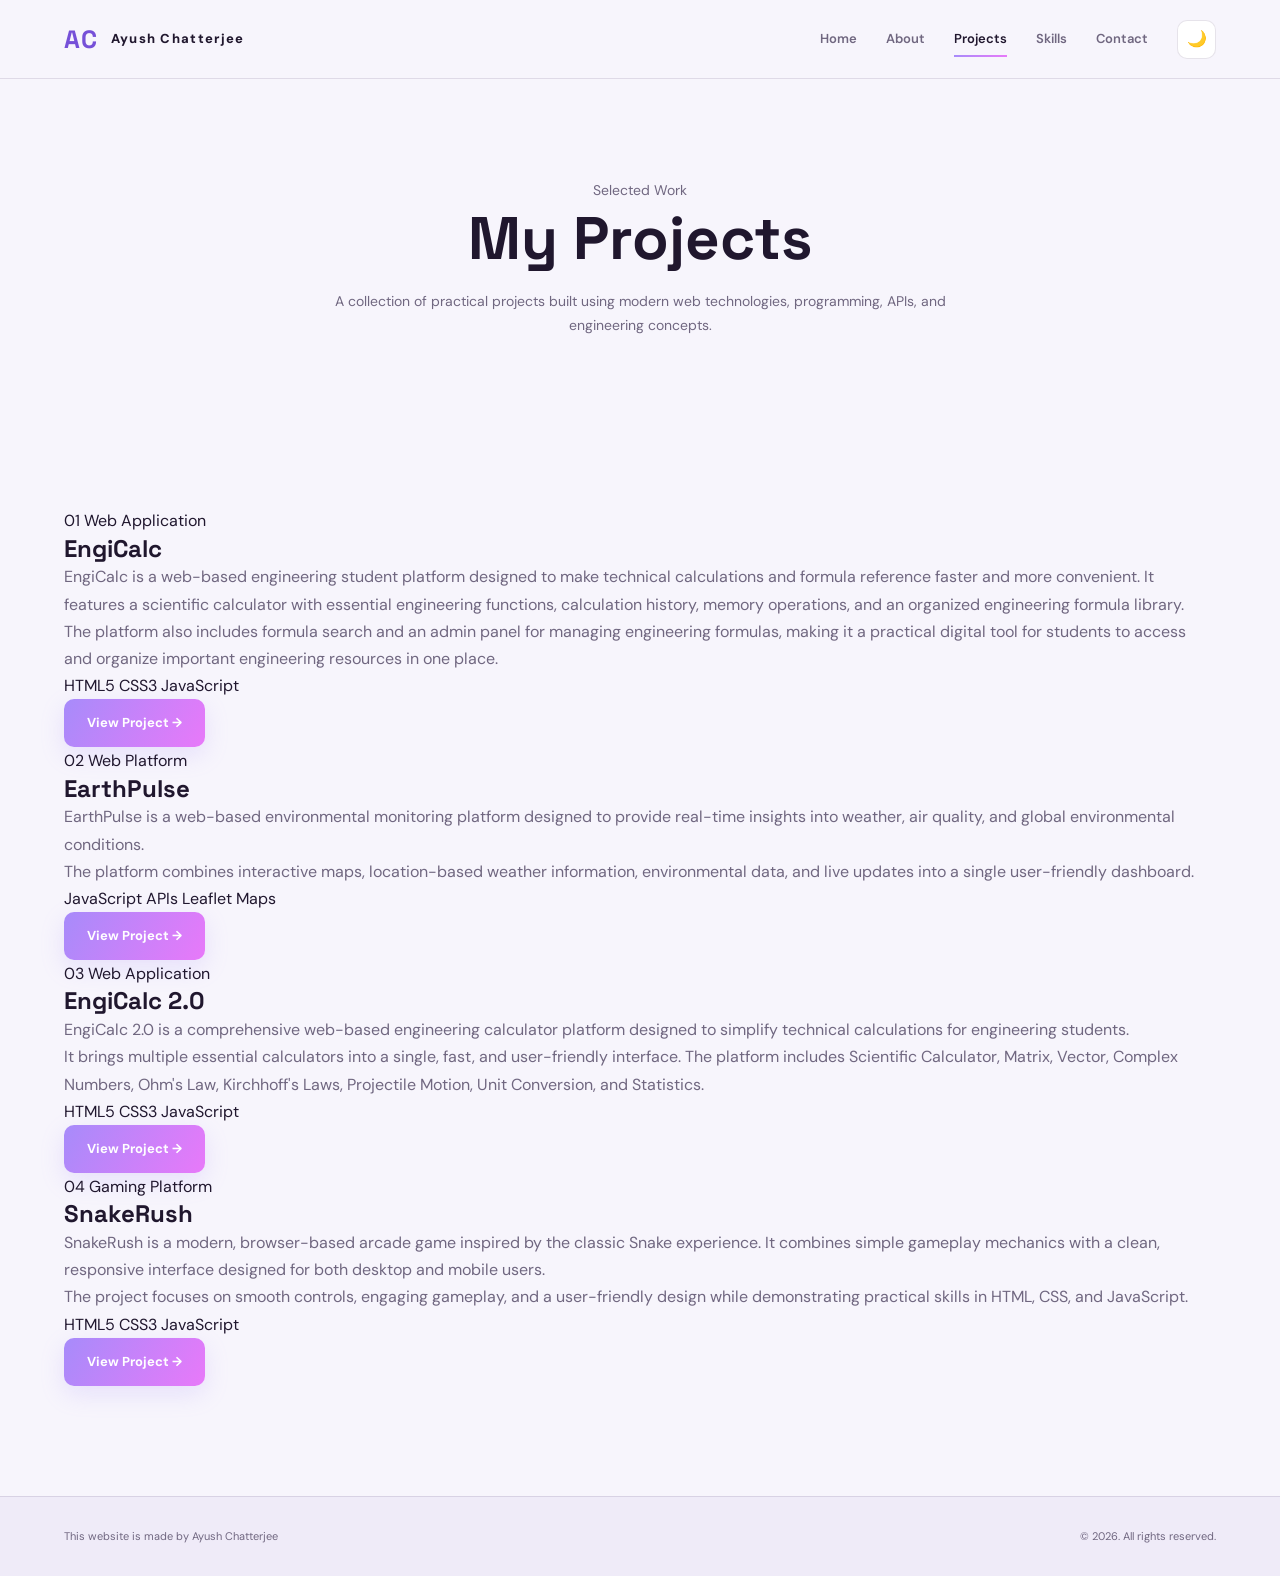
<file: projects.html>
<!DOCTYPE html>
<html lang="en">

<head>

    <meta charset="UTF-8">

    <meta name="viewport"
          content="width=device-width, initial-scale=1.0">

    <meta name="description"
          content="Explore the web development and engineering projects created by Ayush Chatterjee.">

    <meta name="author"
          content="Ayush Chatterjee">

    <title>Projects | Ayush Chatterjee</title>

    <link rel="stylesheet"
          href="style.css">

</head>


<body>

<a class="skip-link"
   href="#main-content">
    Skip to main content
</a>


<header class="site-header">

    <div class="container nav-container">

        <a href="index.html"
           class="brand"
           aria-label="Ayush Chatterjee Home">

            <span class="brand-mark">
                AC
            </span>

            <span class="brand-name">
                Ayush Chatterjee
            </span>

        </a>


        <button
            class="menu-toggle"
            id="menuToggle"
            aria-label="Open navigation menu"
            aria-expanded="false"
            aria-controls="primary-navigation">

            ☰

        </button>


        <nav
            class="primary-nav"
            id="primary-navigation"
            aria-label="Primary navigation">

            <a href="index.html">
                Home
            </a>

            <a href="about.html">
                About
            </a>

            <a href="projects.html"
               class="active">
                Projects
            </a>

            <a href="skills.html">
                Skills
            </a>

            <a href="contact.html">
                Contact
            </a>

            <button
                class="theme-toggle"
                id="themeToggle"
                type="button"
                aria-label="Switch to dark mode">

                🌙

            </button>

        </nav>

    </div>

</header>


<main id="main-content">

    <section class="section page-header">

        <div class="container">

            <p class="eyebrow">
                Selected Work
            </p>

            <h1>
                My Projects
            </h1>

            <p>
                A collection of practical projects built using
                modern web technologies, programming, APIs,
                and engineering concepts.
            </p>

        </div>

    </section>


    <section class="section">

        <div class="container">

            <div class="projects-page-grid">


                <!-- PROJECT 1 -->

                <article class="large-project-card">

                    <div class="project-card-header">

                        <span class="project-number">
                            01
                        </span>

                        <span class="project-type">
                            Web Application
                        </span>

                    </div>


                    <h2>
                        EngiCalc
                    </h2>


                    <p>
                        EngiCalc is a web-based engineering student
                        platform designed to make technical calculations
                        and formula reference faster and more convenient.
                        It features a scientific calculator with essential
                        engineering functions, calculation history,
                        memory operations, and an organized engineering
                        formula library.
                    </p>


                    <p>
                        The platform also includes formula search and
                        an admin panel for managing engineering formulas,
                        making it a practical digital tool for students
                        to access and organize important engineering
                        resources in one place.
                    </p>


                    <div class="project-tags">

                        <span>HTML5</span>
                        <span>CSS3</span>
                        <span>JavaScript</span>

                    </div>


                    <a
                        href="https://ayushchatterjeesource.github.io/EngiCalc/"
                        target="_blank"
                        rel="noopener noreferrer"
                        class="btn btn-primary">

                        View Project →

                    </a>

                </article>


                <!-- PROJECT 2 -->

                <article class="large-project-card">

                    <div class="project-card-header">

                        <span class="project-number">
                            02
                        </span>

                        <span class="project-type">
                            Web Platform
                        </span>

                    </div>


                    <h2>
                        EarthPulse
                    </h2>


                    <p>
                        EarthPulse is a web-based environmental
                        monitoring platform designed to provide
                        real-time insights into weather, air quality,
                        and global environmental conditions.
                    </p>


                    <p>
                        The platform combines interactive maps,
                        location-based weather information,
                        environmental data, and live updates into a
                        single user-friendly dashboard.
                    </p>


                    <div class="project-tags">

                        <span>JavaScript</span>
                        <span>APIs</span>
                        <span>Leaflet</span>
                        <span>Maps</span>

                    </div>


                    <a
                        href="https://ayushchatterjeesource.github.io/EarthPulse/"
                        target="_blank"
                        rel="noopener noreferrer"
                        class="btn btn-primary">

                        View Project →

                    </a>

                </article>


                <!-- PROJECT 3 -->

                <article class="large-project-card">

                    <div class="project-card-header">

                        <span class="project-number">
                            03
                        </span>

                        <span class="project-type">
                            Web Application
                        </span>

                    </div>


                    <h2>
                        EngiCalc 2.0
                    </h2>


                    <p>
                        EngiCalc 2.0 is a comprehensive web-based
                        engineering calculator platform designed to
                        simplify technical calculations for engineering
                        students.
                    </p>


                    <p>
                        It brings multiple essential calculators into
                        a single, fast, and user-friendly interface.
                        The platform includes Scientific Calculator,
                        Matrix, Vector, Complex Numbers, Ohm's Law,
                        Kirchhoff's Laws, Projectile Motion,
                        Unit Conversion, and Statistics.
                    </p>


                    <div class="project-tags">

                        <span>HTML5</span>
                        <span>CSS3</span>
                        <span>JavaScript</span>

                    </div>


                    <a
                        href="https://ayushchatterjeesource.github.io/EngiCalc-2.0/"
                        target="_blank"
                        rel="noopener noreferrer"
                        class="btn btn-primary">

                        View Project →

                    </a>

                </article>


                <!-- PROJECT 4 -->

                <article class="large-project-card">

                    <div class="project-card-header">

                        <span class="project-number">
                            04
                        </span>

                        <span class="project-type">
                            Gaming Platform
                        </span>

                    </div>


                    <h2>
                        SnakeRush
                    </h2>


                    <p>
                        SnakeRush is a modern, browser-based arcade
                        game inspired by the classic Snake experience.
                        It combines simple gameplay mechanics with a
                        clean, responsive interface designed for both
                        desktop and mobile users.
                    </p>


                    <p>
                        The project focuses on smooth controls,
                        engaging gameplay, and a user-friendly design
                        while demonstrating practical skills in HTML,
                        CSS, and JavaScript.
                    </p>


                    <div class="project-tags">

                        <span>HTML5</span>
                        <span>CSS3</span>
                        <span>JavaScript</span>

                    </div>


                    <a
                        href="https://ayushchatterjeesource.github.io/SnakeRush/"
                        target="_blank"
                        rel="noopener noreferrer"
                        class="btn btn-primary">

                        View Project →

                    </a>

                </article>

            </div>

        </div>

    </section>

</main>


<footer class="site-footer">

    <div class="container footer-content">

        <p>
            This website is made by Ayush Chatterjee
        </p>

        <p>
            © 2026. All rights reserved.
        </p>

    </div>

</footer>


<script src="script.js"></script>

</body>
</html>
</file>
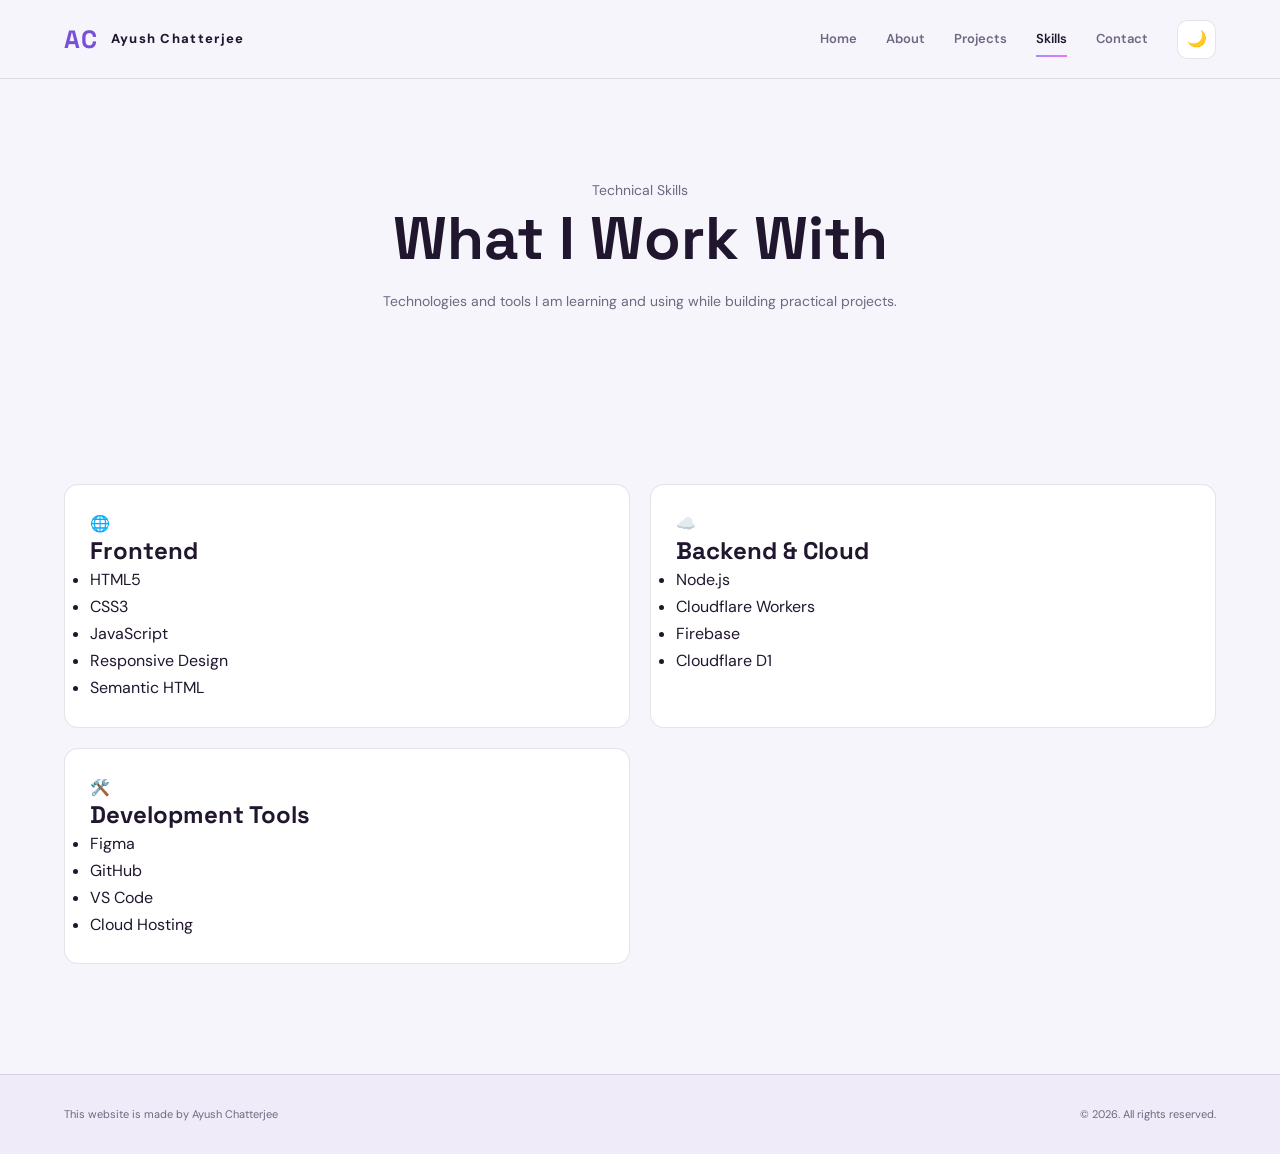
<file: skills.html>
<!DOCTYPE html>
<html lang="en">

<head>

    <meta charset="UTF-8">

    <meta name="viewport"
          content="width=device-width, initial-scale=1.0">

    <meta name="description"
          content="Technical skills of Ayush Chatterjee including frontend, backend, cloud technologies, and development tools.">

    <meta name="author"
          content="Ayush Chatterjee">

    <title>Skills | Ayush Chatterjee</title>

    <link rel="stylesheet"
          href="style.css">

</head>


<body>

<a class="skip-link"
   href="#main-content">
    Skip to main content
</a>


<header class="site-header">

    <div class="container nav-container">

        <a href="index.html"
           class="brand"
           aria-label="Ayush Chatterjee Home">

            <span class="brand-mark">
                AC
            </span>

            <span class="brand-name">
                Ayush Chatterjee
            </span>

        </a>


        <button
            class="menu-toggle"
            id="menuToggle"
            aria-label="Open navigation menu"
            aria-expanded="false"
            aria-controls="primary-navigation">

            ☰

        </button>


        <nav
            class="primary-nav"
            id="primary-navigation"
            aria-label="Primary navigation">

            <a href="index.html">
                Home
            </a>

            <a href="about.html">
                About
            </a>

            <a href="projects.html">
                Projects
            </a>

            <a href="skills.html"
               class="active">
                Skills
            </a>

            <a href="contact.html">
                Contact
            </a>

            <button
                class="theme-toggle"
                id="themeToggle"
                type="button"
                aria-label="Switch to dark mode">

                🌙

            </button>

        </nav>

    </div>

</header>


<main id="main-content">

    <section class="section page-header">

        <div class="container">

            <p class="eyebrow">
                Technical Skills
            </p>

            <h1>
                What I Work With
            </h1>

            <p>
                Technologies and tools I am learning and using
                while building practical projects.
            </p>

        </div>

    </section>


    <section class="section">

        <div class="container">

            <div class="skills-grid">


                <!-- FRONTEND -->

                <article class="skill-card">

                    <div class="skill-icon">
                        🌐
                    </div>

                    <h2>
                        Frontend
                    </h2>

                    <ul class="skill-list">

                        <li>
                            <span>HTML5</span>
                        </li>

                        <li>
                            <span>CSS3</span>
                        </li>

                        <li>
                            <span>JavaScript</span>
                        </li>

                        <li>
                            <span>Responsive Design</span>
                        </li>

                        <li>
                            <span>Semantic HTML</span>
                        </li>

                    </ul>

                </article>


                <!-- BACKEND -->

                <article class="skill-card">

                    <div class="skill-icon">
                        ☁️
                    </div>

                    <h2>
                        Backend & Cloud
                    </h2>

                    <ul class="skill-list">

                        <li>
                            <span>Node.js</span>
                        </li>

                        <li>
                            <span>Cloudflare Workers</span>
                        </li>

                        <li>
                            <span>Firebase</span>
                        </li>

                        <li>
                            <span>Cloudflare D1</span>
                        </li>

                    </ul>

                </article>


                <!-- TOOLS -->

                <article class="skill-card">

                    <div class="skill-icon">
                        🛠️
                    </div>

                    <h2>
                        Development Tools
                    </h2>

                    <ul class="skill-list">

                        <li>
                            <span>Figma</span>
                        </li>

                        <li>
                            <span>GitHub</span>
                        </li>

                        <li>
                            <span>VS Code</span>
                        </li>

                        <li>
                            <span>Cloud Hosting</span>
                        </li>

                    </ul>

                </article>

            </div>

        </div>

    </section>

</main>


<footer class="site-footer">

    <div class="container footer-content">

        <p>
            This website is made by Ayush Chatterjee
        </p>

        <p>
            © 2026. All rights reserved.
        </p>

    </div>

</footer>


<script src="script.js"></script>

</body>
</html>
</file>
<file: style.css>
/* =========================================
   AYUSH CHATTERJEE — PREMIUM PORTFOLIO
   Dark Purple / Glassmorphism / Responsive
========================================= */

@import url('https://fonts.googleapis.com/css2?family=DM+Sans:wght@400;500;600;700;800&family=Space+Grotesk:wght@400;500;600;700&display=swap');

:root {
    --bg: #090711;
    --bg-secondary: #100d1b;
    --surface: #151122;
    --surface-light: #1c1730;
    --text: #f6f3ff;
    --muted: #a49bb9;
    --accent: #a78bfa;
    --accent-2: #d16bff;
    --border: rgba(255,255,255,0.09);
    --gradient: linear-gradient(120deg, #a78bfa, #e879f9);
    --shadow: 0 20px 70px rgba(0,0,0,0.35);
    --header-bg: rgba(9,7,17,0.78);
}

[data-theme="light"] {
    --bg: #f7f5fc;
    --bg-secondary: #efebf8;
    --surface: #ffffff;
    --surface-light: #f0ebfa;
    --text: #20172e;
    --muted: #706780;
    --accent: #7650d8;
    --accent-2: #b34ad6;
    --border: rgba(50,30,80,0.12);
    --shadow: 0 20px 60px rgba(50,30,80,0.1);
    --header-bg: rgba(247,245,252,0.85);
}

/* RESET */

* {
    margin: 0;
    padding: 0;
    box-sizing: border-box;
}

html {
    scroll-behavior: smooth;
    scroll-padding-top: 90px;
}

body {
    font-family: 'DM Sans', sans-serif;
    background: var(--bg);
    color: var(--text);
    overflow-x: hidden;
    line-height: 1.7;
    transition: background 0.3s, color 0.3s;
}

a {
    text-decoration: none;
    color: inherit;
}

button {
    font: inherit;
}

img {
    max-width: 100%;
    display: block;
}

::selection {
    background: var(--accent);
    color: white;
}

.container {
    width: min(1160px, 90%);
    margin: auto;
}

.section {
    padding: 110px 0;
    position: relative;
}

h1, h2, h3 {
    font-family: 'Space Grotesk', sans-serif;
    line-height: 1.2;
}

p {
    color: var(--muted);
}

/* ACCESSIBILITY */

.skip-link {
    position: absolute;
    top: -60px;
    left: 15px;
    z-index: 9999;
    padding: 10px 18px;
    background: var(--accent);
    color: white;
    border-radius: 8px;
}

.skip-link:focus {
    top: 15px;
}

:focus-visible {
    outline: 2px solid var(--accent);
    outline-offset: 4px;
}

/* BACKGROUND EFFECTS */

.background-effects {
    position: fixed;
    inset: 0;
    overflow: hidden;
    pointer-events: none;
    z-index: -1;
}

.glow {
    position: absolute;
    width: 450px;
    height: 450px;
    border-radius: 50%;
    filter: blur(120px);
    opacity: 0.16;
}

.glow-one {
    background: #8739ff;
    top: -180px;
    left: -150px;
}

.glow-two {
    background: #d946ef;
    right: -180px;
    top: 35%;
}

.grid-overlay {
    position: absolute;
    inset: 0;
    opacity: 0.12;
    background-image:
        linear-gradient(var(--border) 1px, transparent 1px),
        linear-gradient(90deg, var(--border) 1px, transparent 1px);
    background-size: 55px 55px;
    mask-image: linear-gradient(to bottom, black, transparent 80%);
}

/* HEADER */

.site-header {
    position: sticky;
    top: 0;
    z-index: 1000;
    background: var(--header-bg);
    backdrop-filter: blur(20px);
    border-bottom: 1px solid var(--border);
}

.nav-container {
    min-height: 78px;
    display: flex;
    align-items: center;
    justify-content: space-between;
}

.brand {
    display: flex;
    align-items: center;
    gap: 12px;
    font-size: 13px;
    font-weight: 800;
    letter-spacing: 1.3px;
}

.brand-mark,
.footer-brand {
    font-family: 'Space Grotesk', sans-serif;
    font-size: 25px;
    font-weight: 700;
    color: var(--accent);
}

.primary-nav {
    display: flex;
    align-items: center;
    gap: 29px;
}

.primary-nav > a {
    font-size: 13px;
    font-weight: 600;
    color: var(--muted);
    transition: color 0.3s;
    position: relative;
}

.primary-nav > a:hover,
.primary-nav > a.active {
    color: var(--text);
}

.primary-nav > a::after {
    content: "";
    position: absolute;
    left: 0;
    bottom: -7px;
    height: 2px;
    width: 0;
    background: var(--gradient);
    transition: width 0.3s;
}

.primary-nav > a:hover::after,
.primary-nav > a.active::after {
    width: 100%;
}

.theme-toggle,
.menu-toggle {
    background: var(--surface);
    border: 1px solid var(--border);
    color: var(--text);
    cursor: pointer;
    border-radius: 10px;
    width: 39px;
    height: 39px;
}

.theme-toggle {
    font-size: 16px;
}

.menu-toggle {
    display: none;
    font-size: 20px;
}

/* HERO */

.hero {
    min-height: 680px;
    display: flex;
    align-items: center;
    padding-top: 100px;
    padding-bottom: 110px;
}

.hero-container {
    display: grid;
    grid-template-columns: 1.15fr 0.85fr;
    align-items: center;
    gap: 70px;
}

.availability {
    display: inline-flex;
    align-items: center;
    gap: 9px;
    padding: 8px 14px;
    border: 1px solid var(--border);
    border-radius: 30px;
    background: var(--surface);
    color: var(--muted);
    font-size: 12px;
    margin-bottom: 30px;
}

.availability-dot {
    width: 8px;
    height: 8px;
    background: #4ade80;
    border-radius: 50%;
    box-shadow: 0 0 12px #4ade80;
    animation: pulse 1.8s infinite;
}

@keyframes pulse {
    50% {
        box-shadow: 0 0 3px #4ade80;
        opacity: 0.5;
    }
}

.hero-greeting {
    font-size: 13px;
    font-weight: 700;
    letter-spacing: 4px;
    color: var(--accent);
    margin-bottom: 12px;
}

.hero h1 {
    font-size: clamp(48px, 7vw, 83px);
    font-weight: 700;
    letter-spacing: -4px;
    line-height: 1.08;
}

.hero h1 span,
.about-heading h2 span,
.section-title span,
.contact-banner h2 span {
    display: block;
    background: var(--gradient);
    background-clip: text;
    -webkit-background-clip: text;
    color: transparent;
}

.hero-role {
    display: flex;
    flex-wrap: wrap;
    gap: 12px;
    align-items: center;
    margin-top: 24px;
    font-size: 14px;
    font-weight: 600;
}

.role-divider {
    color: var(--accent);
}

.hero-description {
    max-width: 530px;
    font-size: 15px;
    margin-top: 22px;
    line-height: 1.9;
}

.hero-actions {
    display: flex;
    flex-wrap: wrap;
    gap: 13px;
    margin-top: 32px;
}

.btn {
    display: inline-flex;
    justify-content: center;
    align-items: center;
    gap: 12px;
    padding: 13px 23px;
    border-radius: 10px;
    font-size: 13px;
    font-weight: 700;
    transition: 0.3s;
}

.btn-primary {
    background: var(--gradient);
    color: #fff;
    box-shadow: 0 8px 25px rgba(167,139,250,0.2);
}

.btn-primary:hover {
    transform: translateY(-4px);
    box-shadow: 0 12px 35px rgba(167,139,250,0.35);
}

.btn-outline {
    border: 1px solid var(--border);
    color: var(--text);
    background: var(--surface);
}

.btn-outline:hover {
    border-color: var(--accent);
    transform: translateY(-4px);
}

.social-links {
    display: flex;
    gap: 15px;
    align-items: center;
    margin-top: 30px;
    font-size: 12px;
    color: var(--muted);
}

.social-links a:hover {
    color: var(--accent);
}

/* HERO PROFILE CARD */

.hero-visual {
    min-height: 430px;
    position: relative;
    display: flex;
    align-items: center;
    justify-content: center;
}

.orbit {
    position: absolute;
    border: 1px solid rgba(167,139,250,0.18);
    border-radius: 50%;
    animation: rotateOrbit 25s linear infinite;
}

.orbit-one {
    width: 390px;
    height: 390px;
}

.orbit-two {
    width: 320px;
    height: 320px;
    animation-direction: reverse;
}

@keyframes rotateOrbit {
    to {
        transform: rotate(360deg);
    }
}

.profile-card {
    position: relative;
    z-index: 2;
    width: min(340px, 85%);
    padding: 25px;
    border: 1px solid rgba(167,139,250,0.28);
    border-radius: 20px;
    background: linear-gradient(145deg, var(--surface-light), var(--surface));
    box-shadow: var(--shadow), 0 0 50px rgba(167,139,250,0.1);
    text-align: center;
    backdrop-filter: blur(15px);
    animation: floatCard 5s ease-in-out infinite;
}

@keyframes floatCard {
    50% {
        transform: translateY(-12px);
    }
}

.profile-card-top,
.profile-card-footer {
    display: flex;
    justify-content: space-between;
    color: var(--muted);
    font-size: 9px;
    letter-spacing: 1.5px;
}

.profile-indicator {
    width: 8px;
    height: 8px;
    border-radius: 50%;
    background: #4ade80;
}

.profile-avatar {
    width: 145px;
    height: 145px;
    margin: 35px auto 22px;
    border-radius: 50%;
    display: grid;
    place-items: center;
    background: linear-gradient(135deg, #7c3aed, #d946ef);
    box-shadow: 0 0 45px rgba(167,139,250,0.3);
    border: 5px solid rgba(255,255,255,0.08);
}

.profile-avatar span {
    font-size: 47px;
    font-family: 'Space Grotesk', sans-serif;
    font-weight: 700;
    color: white;
}

.profile-card h2 {
    font-size: 21px;
}

.profile-card > p {
    font-size: 13px;
    margin: 7px 0 27px;
}

.profile-card-footer {
    border-top: 1px solid var(--border);
    padding-top: 17px;
}

.floating-tag {
    position: absolute;
    z-index: 3;
    padding: 10px 16px;
    border: 1px solid var(--border);
    border-radius: 10px;
    background: var(--surface);
    box-shadow: var(--shadow);
    font-size: 12px;
    font-weight: 600;
}

.tag-one {
    top: 50px;
    right: 0;
}

.tag-two {
    bottom: 45px;
    left: 0;
}

.scroll-indicator {
    position: absolute;
    bottom: 28px;
    left: 50%;
    transform: translateX(-50%);
    display: flex;
    align-items: center;
    gap: 10px;
    font-size: 9px;
    letter-spacing: 2px;
    color: var(--muted);
}

.scroll-indicator span {
    width: 25px;
    height: 1px;
    background: var(--accent);
}

/* SECTION HEADINGS */

.section-top {
    display: flex;
    align-items: center;
    gap: 20px;
    margin-bottom: 55px;
}

.section-label {
    color: var(--accent);
    font-size: 11px;
    font-weight: 800;
    letter-spacing: 2px;
    white-space: nowrap;
}

.section-line {
    height: 1px;
    flex: 1;
    background: var(--border);
}

.section-title {
    font-size: clamp(34px, 5vw, 53px);
    letter-spacing: -2px;
    margin-bottom: 18px;
}

.section-description {
    max-width: 550px;
    font-size: 14px;
}

/* ABOUT */

.about-section {
    background: var(--bg-secondary);
}

.about-grid {
    display: grid;
    grid-template-columns: 1fr 1fr;
    gap: 75px;
    align-items: center;
}

.about-heading h2 {
    font-size: clamp(34px, 5vw, 53px);
    letter-spacing: -2px;
}

.about-content p {
    font-size: 14px;
    margin-bottom: 17px;
    line-height: 1.9;
}

.text-link {
    display: inline-flex;
    align-items: center;
    gap: 9px;
    margin-top: 15px;
    color: var(--accent);
    font-size: 13px;
    font-weight: 700;
    transition: 0.3s;
}

.text-link:hover {
    gap: 16px;
    color: var(--accent-2);
}

.interest-grid {
    display: grid;
    grid-template-columns: repeat(3, 1fr);
    gap: 18px;
    margin-top: 65px;
}

.interest-card {
    position: relative;
    padding: 25px 22px;
    border: 1px solid var(--border);
    border-radius: 14px;
    background: var(--surface);
    transition: 0.3s;
}

.interest-card:hover {
    transform: translateY(-7px);
    border-color: var(--accent);
    box-shadow: var(--shadow);
}

.interest-number {
    position: absolute;
    top: 18px;
    right: 20px;
    font-size: 11px;
    color: var(--muted);
}

.interest-icon {
    font-size: 26px;
    color: var(--accent);
    margin-bottom: 22px;
}

.interest-card h3 {
    font-size: 17px;
    margin-bottom: 10px;
}

.interest-card p {
    font-size: 12px;
    line-height: 1.8;
}

/* PROJECTS */

.projects-section {
    background: var(--bg);
}

.section-heading-row {
    display: flex;
    justify-content: space-between;
    align-items: end;
    gap: 20px;
    margin-bottom: 42px;
}

.section-heading-row > .text-link {
    margin-bottom: 10px;
}

.project-showcase {
    display: grid;
    grid-template-columns: repeat(2, 1fr);
    gap: 24px;
}

.project-door {
    display: block;
    overflow: hidden;
    position: relative;
    padding: 22px;
    border: 1px solid var(--border);
    border-radius: 17px;
    background: var(--surface);
    transition: 0.35s;
}

.project-door:hover {
    transform: translateY(-8px);
    border-color: var(--accent);
    box-shadow: var(--shadow);
}

.door-top {
    display: flex;
    align-items: center;
    justify-content: space-between;
    color: var(--muted);
    font-size: 10px;
    letter-spacing: 1.5px;
}

.door-arrow {
    color: var(--accent);
    font-size: 20px;
    transition: 0.3s;
}

.project-door:hover .door-arrow {
    transform: translate(4px, -4px);
}

.door-art {
    height: 210px;
    margin: 20px 0;
    border-radius: 12px;
    overflow: hidden;
    position: relative;
    display: flex;
    align-items: center;
    justify-content: center;
}

.art-calculator {
    background: radial-gradient(circle at center, #433078, #181329 75%);
}

.calculator-visual {
    width: 145px;
    padding: 12px;
    background: #211b34;
    border: 1px solid #8b5cf6;
    border-radius: 12px;
    transform: rotate(-7deg);
    box-shadow: 0 15px 35px rgba(0,0,0,0.4);
}

.calc-display {
    padding: 12px 5px;
    text-align: right;
    color: #a7f3d0;
    font-size: 12px;
    background: #0b1020;
    border-radius: 5px;
    margin-bottom: 9px;
}

.calc-buttons {
    display: grid;
    grid-template-columns: repeat(3, 1fr);
    gap: 5px;
}

.calc-buttons span {
    display: grid;
    place-items: center;
    height: 24px;
    background: #382d55;
    border-radius: 4px;
    font-size: 9px;
    color: white;
}

.art-earth {
    background: radial-gradient(circle, #123c52, #091923 75%);
}

.earth-circle {
    width: 140px;
    height: 140px;
    border-radius: 50%;
    display: flex;
    flex-direction: column;
    align-items: center;
    justify-content: center;
    background: radial-gradient(circle at 30% 30%, #55d6b0, #147b80 50%, #102c55);
    box-shadow: 0 0 45px rgba(45,212,191,0.35);
    animation: earthFloat 5s ease-in-out infinite;
}

.earth-circle span {
    font-family: 'Space Grotesk', sans-serif;
    font-size: 23px;
    font-weight: 700;
    color: white;
}

.earth-circle small {
    color: #d1fae5;
    font-size: 8px;
}

@keyframes earthFloat {
    50% {
        transform: translateY(-9px) rotate(5deg);
    }
}

.earth-orbit {
    position: absolute;
    width: 210px;
    height: 65px;
    border: 1px solid rgba(94,234,212,0.5);
    border-radius: 50%;
    transform: rotate(-20deg);
}

.art-engicalc {
    background: radial-gradient(circle, #492a75, #171027 75%);
}

.engicalc-symbol {
    font-size: 100px;
    font-family: 'Space Grotesk', sans-serif;
    font-weight: 700;
    color: #d8b4fe;
    text-shadow: 0 0 40px #a855f7;
}

.math-symbol {
    position: absolute;
    font-size: 25px;
    color: #e9d5ff;
    animation: symbolFloat 4s ease-in-out infinite;
}

.symbol-a {
    top: 25px;
    left: 25%;
}

.symbol-b {
    bottom: 30px;
    right: 24%;
    animation-delay: 1s;
}

.symbol-c {
    top: 35px;
    right: 25%;
    animation-delay: 2s;
}

@keyframes symbolFloat {
    50% {
        transform: translateY(-12px);
    }
}

.art-snake {
    flex-direction: column;
    gap: 18px;
    background: radial-gradient(circle, #164c37, #0a1b16 75%);
}

.snake-board {
    width: 180px;
    height: 100px;
    padding: 20px;
    border: 1px solid rgba(74,222,128,0.4);
    border-radius: 9px;
    display: flex;
    align-items: center;
    justify-content: center;
    gap: 5px;
    background: rgba(0,0,0,0.2);
}

.snake-board span {
    font-size: 19px;
    color: #4ade80;
    text-shadow: 0 0 10px #4ade80;
}

.snake-board .snake-food {
    color: #fb7185;
    font-size: 15px;
    margin-left: 7px;
}

.art-snake > p {
    color: #86efac;
    font-weight: 800;
    letter-spacing: 4px;
    font-size: 12px;
}

.door-info {
    display: flex;
    justify-content: space-between;
    align-items: center;
}

.door-info h3 {
    font-size: 21px;
    margin-bottom: 5px;
}

.door-info p {
    font-size: 12px;
}

.door-number {
    font-size: 30px;
    font-family: 'Space Grotesk', sans-serif;
    font-weight: 700;
    color: rgba(167,139,250,0.35);
}

.door-tags {
    display: flex;
    flex-wrap: wrap;
    gap: 8px;
    margin-top: 20px;
}

.door-tags span {
    padding: 5px 10px;
    background: var(--surface-light);
    color: var(--muted);
    font-size: 10px;
    border-radius: 5px;
}

/* SKILLS */

.skills-section {
    background: var(--bg-secondary);
}

.technology-cloud {
    display: flex;
    flex-wrap: wrap;
    gap: 13px;
    margin: 35px 0 25px;
}

.technology-cloud span {
    padding: 13px 20px;
    border: 1px solid var(--border);
    border-radius: 9px;
    background: var(--surface);
    font-size: 13px;
    font-weight: 600;
    transition: 0.3s;
}

.technology-cloud span:hover {
    border-color: var(--accent);
    color: var(--accent);
    transform: translateY(-4px);
    box-shadow: 0 8px 25px rgba(167,139,250,0.1);
}

/* JOURNEY */

.journey-section {
    background: var(--bg);
}

.timeline {
    max-width: 750px;
    margin-top: 55px;
    position: relative;
    padding-left: 25px;
}

.timeline::before {
    content: "";
    position: absolute;
    left: 7px;
    top: 7px;
    bottom: 15px;
    width: 1px;
    background: linear-gradient(var(--accent), transparent);
}

.timeline-item {
    position: relative;
    display: grid;
    grid-template-columns: 145px 1fr;
    gap: 30px;
    padding-bottom: 45px;
}

.timeline-dot {
    position: absolute;
    left: -24px;
    top: 5px;
    width: 13px;
    height: 13px;
    border-radius: 50%;
    background: var(--accent);
    box-shadow: 0 0 15px var(--accent);
}

.timeline-year {
    font-size: 11px;
    font-weight: 800;
    letter-spacing: 1px;
    color: var(--accent);
}

.timeline-content {
    padding: 20px;
    border: 1px solid var(--border);
    border-radius: 12px;
    background: var(--surface);
    transition: 0.3s;
}

.timeline-content:hover {
    border-color: var(--accent);
    transform: translateX(5px);
}

.timeline-content h3 {
    font-size: 17px;
    margin-bottom: 10px;
}

.timeline-content p {
    font-size: 13px;
}

/* CONTACT BANNER */

.contact-section {
    padding-top: 60px;
    padding-bottom: 110px;
}

.contact-banner {
    position: relative;
    overflow: hidden;
    padding: 75px 45px;
    text-align: center;
    border: 1px solid rgba(167,139,250,0.25);
    border-radius: 22px;
    background:
        radial-gradient(circle at 10% 20%, rgba(124,58,237,0.25), transparent 40%),
        radial-gradient(circle at 90% 80%, rgba(217,70,239,0.18), transparent 40%),
        var(--surface);
}

.contact-banner h2 {
    position: relative;
    z-index: 2;
    font-size: clamp(32px, 5vw, 52px);
    margin: 20px 0;
    letter-spacing: -2px;
}

.contact-banner > p:not(.section-label) {
    position: relative;
    z-index: 2;
    max-width: 500px;
    margin: 0 auto 25px;
    font-size: 14px;
}

.contact-banner .btn {
    position: relative;
    z-index: 2;
}

.contact-decoration {
    position: absolute;
    right: 30px;
    bottom: -70px;
    font-family: 'Space Grotesk', sans-serif;
    font-size: 220px;
    font-weight: 700;
    color: var(--accent);
    opacity: 0.06;
}

/* FOOTER */

.site-footer {
    padding: 30px 0;
    border-top: 1px solid var(--border);
    background: var(--bg-secondary);
}

.footer-content {
    display: flex;
    justify-content: space-between;
    align-items: center;
    gap: 20px;
}

.footer-brand {
    font-size: 30px;
}

.footer-content p {
    font-size: 11px;
}

/* =========================================
   OTHER PORTFOLIO PAGES COMPATIBILITY
========================================= */

.page-header,
.page-hero {
    padding: 100px 0 60px;
    text-align: center;
}

.page-header h1,
.page-hero h1 {
    font-size: clamp(36px, 6vw, 60px);
    margin-bottom: 15px;
}

.page-header p,
.page-hero p {
    max-width: 650px;
    margin: auto;
    font-size: 14px;
}

.content-section,
.page-section {
    padding: 65px 0;
}

.content-card,
.info-card,
.skill-card,
.project-card,
.contact-card {
    background: var(--surface);
    border: 1px solid var(--border);
    border-radius: 14px;
    padding: 25px;
    transition: 0.3s;
}

.content-card:hover,
.info-card:hover,
.skill-card:hover,
.project-card:hover {
    border-color: var(--accent);
    transform: translateY(-4px);
}

.content-card h2,
.content-card h3,
.info-card h3,
.skill-card h3,
.project-card h3 {
    margin-bottom: 12px;
}

.content-card p,
.info-card p,
.skill-card p,
.project-card p {
    font-size: 13px;
    line-height: 1.8;
}

.page-grid,
.skills-grid,
.projects-grid {
    display: grid;
    grid-template-columns: repeat(2, minmax(0, 1fr));
    gap: 20px;
}

.contact-form {
    max-width: 650px;
    margin: auto;
    padding: 30px;
    border-radius: 15px;
    background: var(--surface);
    border: 1px solid var(--border);
}

.contact-form label {
    display: block;
    font-size: 13px;
    margin-bottom: 8px;
}

.contact-form input,
.contact-form textarea,
.contact-form select {
    width: 100%;
    padding: 13px;
    margin-bottom: 20px;
    border: 1px solid var(--border);
    border-radius: 8px;
    background: var(--bg-secondary);
    color: var(--text);
    font: inherit;
}

.contact-form textarea {
    min-height: 130px;
    resize: vertical;
}

.contact-form button {
    border: none;
    cursor: pointer;
}

.page-nav {
    display: flex;
    flex-wrap: wrap;
    gap: 20px;
    justify-content: center;
}

/* =========================================
   RESPONSIVE DESIGN
========================================= */

@media (max-width: 900px) {
    .hero-container {
        gap: 25px;
        grid-template-columns: 1fr 0.9fr;
    }

    .hero h1 {
        font-size: 58px;
    }

    .about-grid {
        gap: 35px;
    }

    .interest-grid {
        grid-template-columns: repeat(2, 1fr);
    }

    .primary-nav {
        gap: 17px;
    }
}

@media (max-width: 700px) {
    .container {
        width: 90%;
    }

    .section {
        padding: 75px 0;
    }

    .nav-container {
        min-height: 68px;
    }

    .brand {
        font-size: 11px;
    }

    .menu-toggle {
        display: block;
        order: 2;
    }

    .primary-nav {
        display: none;
        position: absolute;
        top: 68px;
        left: 0;
        width: 100%;
        padding: 25px 5%;
        background: var(--bg-secondary);
        border-bottom: 1px solid var(--border);
        flex-direction: column;
        align-items: stretch;
        gap: 0;
        box-shadow: var(--shadow);
    }

    .primary-nav.open {
        display: flex;
    }

    .primary-nav > a {
        padding: 13px 0;
        border-bottom: 1px solid var(--border);
    }

    .primary-nav > a::after {
        display: none;
    }

    .theme-toggle {
        margin-top: 15px;
    }

    .hero {
        min-height: auto;
        padding-top: 70px;
        padding-bottom: 100px;
    }

    .hero-container {
        grid-template-columns: 1fr;
        text-align: center;
    }

    .hero-content {
        order: 1;
    }

    .hero-visual {
        order: 2;
        min-height: 370px;
        margin-top: 20px;
    }

    .hero h1 {
        font-size: clamp(48px, 12vw, 68px);
        letter-spacing: -3px;
    }

    .hero-role,
    .hero-actions,
    .social-links {
        justify-content: center;
    }

    .hero-description {
        margin-left: auto;
        margin-right: auto;
    }

    .availability {
        margin-bottom: 25px;
    }

    .orbit-one {
        width: 320px;
        height: 320px;
    }

    .orbit-two {
        width: 270px;
        height: 270px;
    }

    .profile-card {
        width: 290px;
    }

    .tag-one {
        right: 0;
        top: 25px;
    }

    .tag-two {
        left: 0;
        bottom: 20px;
    }

    .scroll-indicator {
        display: none;
    }

    .about-grid {
        grid-template-columns: 1fr;
        gap: 25px;
    }

    .about-heading h2 {
        font-size: 40px;
    }

    .interest-grid {
        grid-template-columns: 1fr;
        margin-top: 40px;
    }

    .section-top {
        margin-bottom: 35px;
    }

    .section-heading-row {
        align-items: flex-start;
        flex-direction: column;
        gap: 5px;
    }

    .project-showcase {
        grid-template-columns: 1fr;
    }

    .door-art {
        height: 190px;
    }

    .technology-cloud {
        gap: 9px;
    }

    .technology-cloud span {
        padding: 10px 13px;
        font-size: 11px;
    }

    .timeline-item {
        grid-template-columns: 1fr;
        gap: 12px;
    }

    .timeline-year {
        padding-left: 5px;
    }

    .contact-banner {
        padding: 55px 20px;
    }

    .contact-decoration {
        font-size: 140px;
        right: 5px;
    }

    .footer-content {
        flex-direction: column;
        text-align: center;
        gap: 10px;
    }

    .page-grid,
    .skills-grid,
    .projects-grid {
        grid-template-columns: 1fr;
    }
}

@media (max-width: 400px) {
    .hero h1 {
        font-size: 45px;
    }

    .hero-role {
        font-size: 12px;
    }

    .btn {
        padding: 12px 16px;
        font-size: 12px;
    }

    .profile-card {
        width: 260px;
    }

    .profile-avatar {
        width: 120px;
        height: 120px;
    }

    .profile-avatar span {
        font-size: 38px;
    }

    .floating-tag {
        font-size: 10px;
        padding: 8px 10px;
    }
}

/* REDUCED MOTION ACCESSIBILITY */

@media (prefers-reduced-motion: reduce) {
    *,
    *::before,
    *::after {
        scroll-behavior: auto !important;
        animation-duration: 0.01ms !important;
        animation-iteration-count: 1 !important;
        transition-duration: 0.01ms !important;
    }
}
</file>
